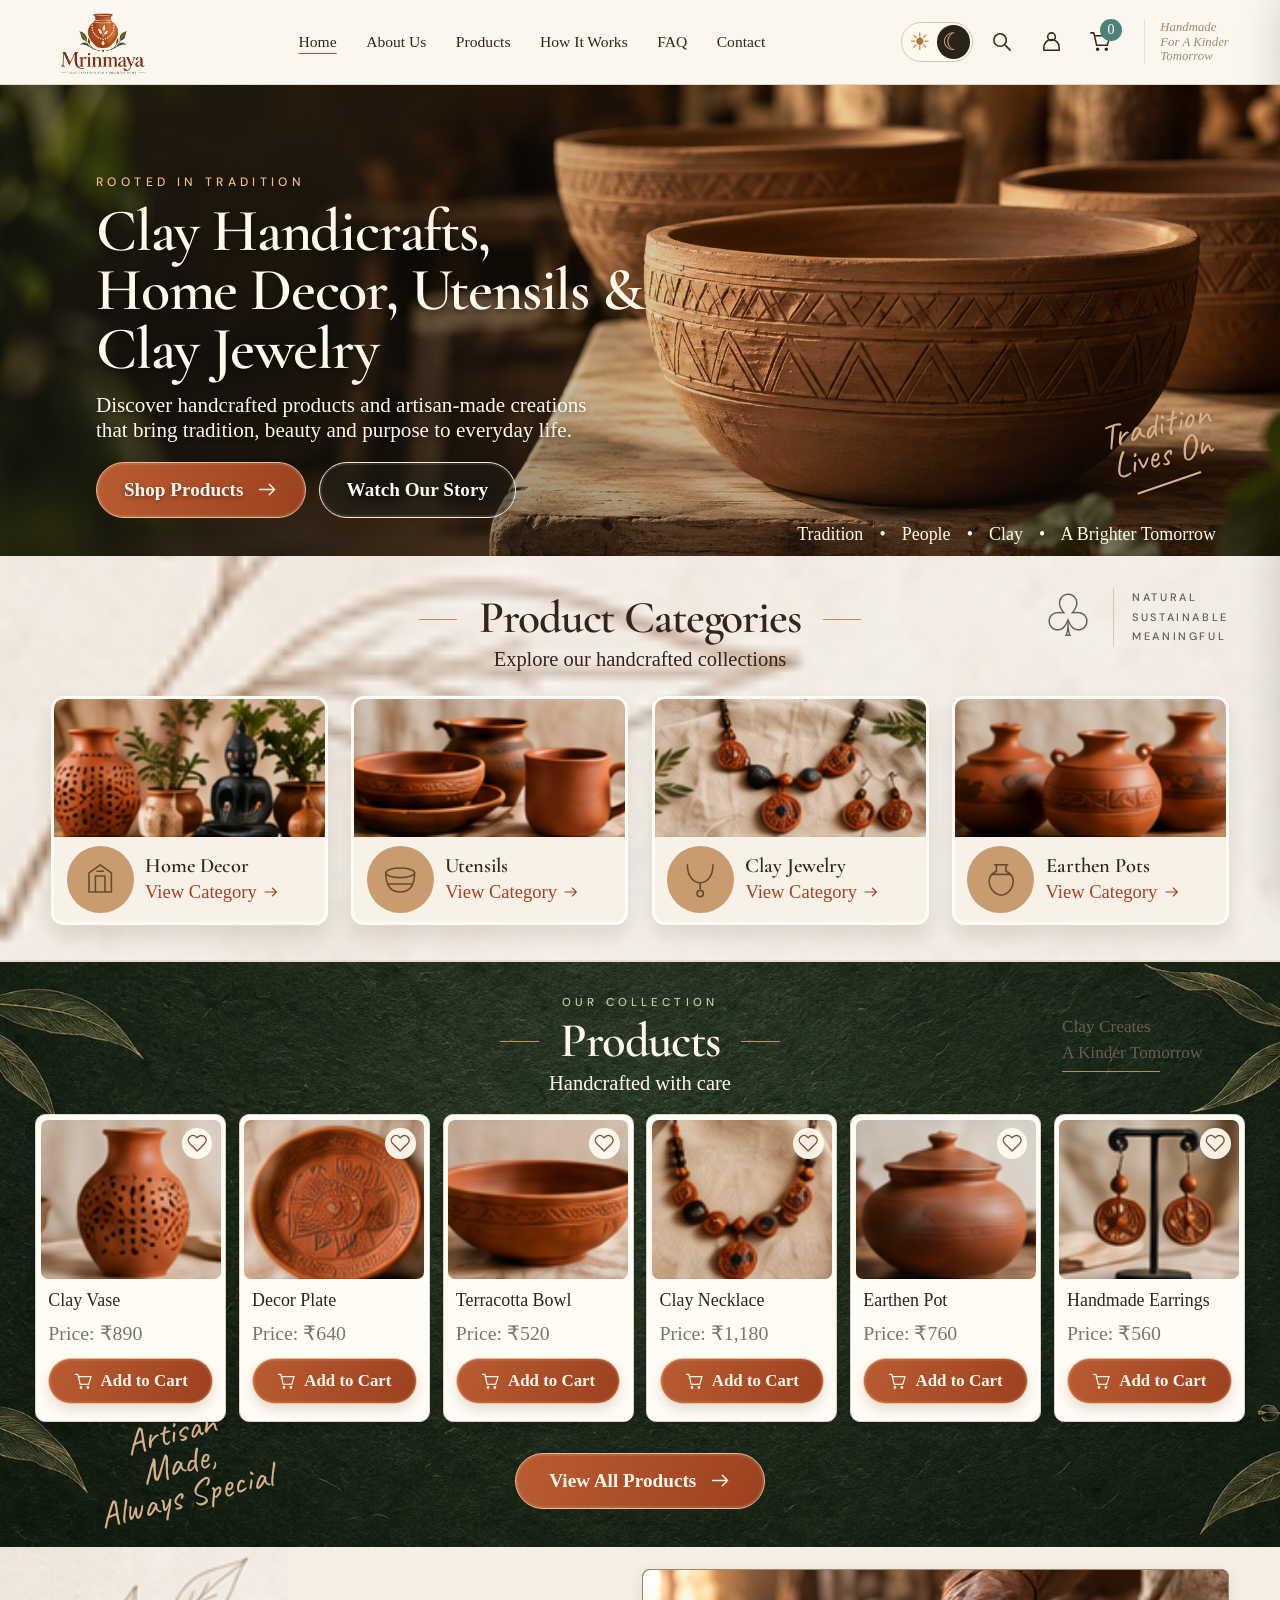
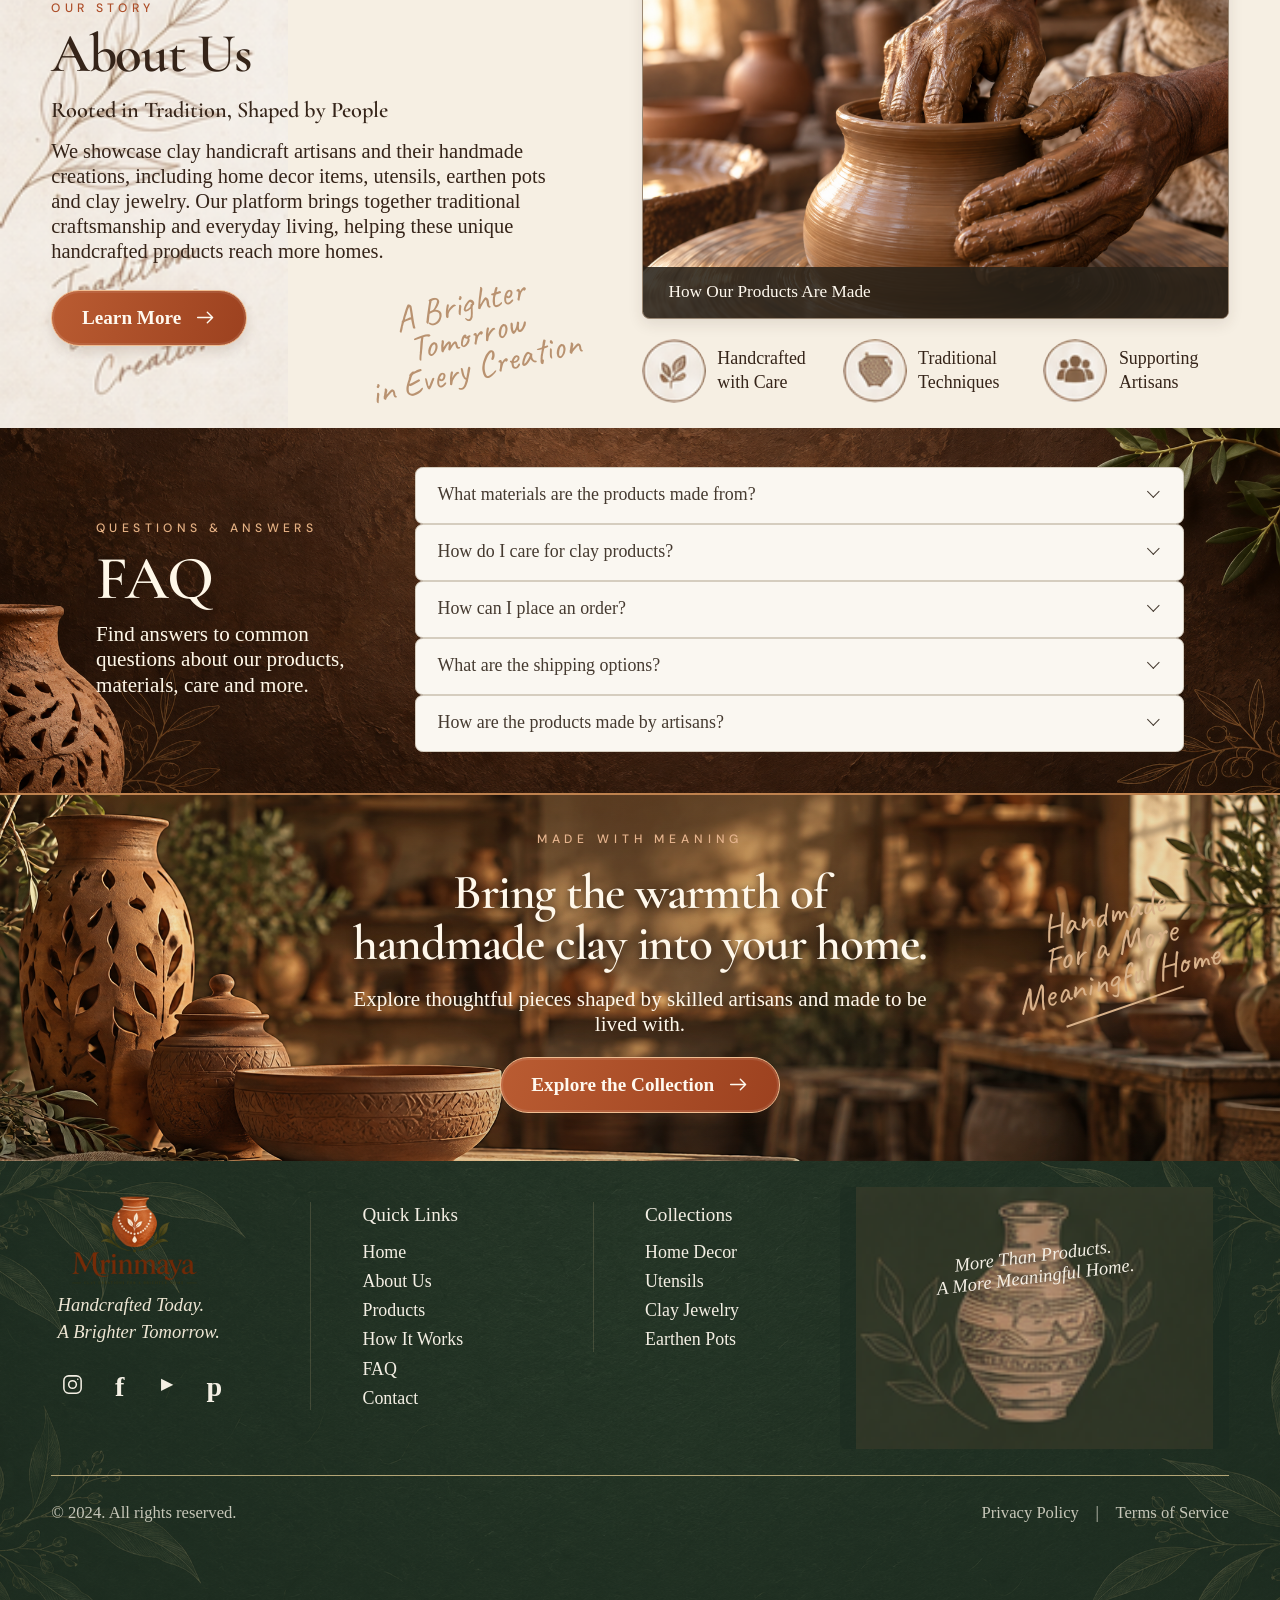
<file: index.html>
<!DOCTYPE html>
<html lang="en">
<head>
  <meta charset="UTF-8">
  <meta name="viewport" content="width=device-width, initial-scale=1.0">
  <meta name="description" content="Discover Mrinmaya's handcrafted clay home decor, utensils, earthen pots and jewelry, and meet the artisans behind every creation.">
  <meta name="theme-color" content="#984d30">
  <title>Mrinmaya | Handcrafted Clay Creations</title>
  <link rel="icon" href="images/logo.png" type="image/png">
  <link rel="preconnect" href="https://fonts.googleapis.com">
  <link rel="preconnect" href="https://fonts.gstatic.com" crossorigin>
  <link href="https://fonts.googleapis.com/css2?family=Cormorant+Garamond:wght@600;700&amp;family=Libre+Baskerville:ital,wght@0,400;0,700;1,400&amp;display=swap" rel="stylesheet">
  <link rel="stylesheet" href="css/style.css">
  <link href="https://fonts.googleapis.com/css2?family=Caveat:wght@400;500&amp;family=DM+Sans:wght@400;500;600&amp;display=swap" rel="stylesheet">
  <link rel="stylesheet" href="css/landing.css">
  <link rel="stylesheet" href="css/cart-drawer.css">
  <script src="js/store.js" defer></script>
  <script src="js/cart-drawer.js" defer></script>
  <script src="js/main.js" defer></script>
</head>
<body class="landing-page">
  <svg class="icon-library" xmlns="http://www.w3.org/2000/svg" aria-hidden="true">
    <symbol id="i-search" viewBox="0 0 24 24"><circle cx="10.5" cy="10.5" r="6.5"/><path d="m16 16 5 5"/></symbol>
    <symbol id="i-user" viewBox="0 0 24 24"><circle cx="12" cy="7" r="4"/><path d="M4 21v-3a8 8 0 0 1 16 0v3Z"/></symbol>
    <symbol id="i-cart" viewBox="0 0 24 24"><path d="M2 3h3l3 13h11l3-10H6M9 20h.01M18 20h.01"/><circle cx="9" cy="20" r="1"/><circle cx="18" cy="20" r="1"/></symbol>
    <symbol id="i-arrow" viewBox="0 0 24 24"><path d="M3 12h17m-6-6 6 6-6 6"/></symbol>
    <symbol id="i-phone" viewBox="0 0 24 24"><path d="m7 3-4 3c0 8 7 15 15 15l3-4-5-3-2 2c-3-1-5-3-6-6l2-2Z"/></symbol>
    <symbol id="i-mail" viewBox="0 0 24 24"><rect x="3" y="5" width="18" height="14" rx="1"/><path d="m3 6 9 7 9-7M3 19l6-7m6 0 6 7"/></symbol>
    <symbol id="i-pin" viewBox="0 0 24 24"><path d="M19 10c0 5-7 12-7 12S5 15 5 10a7 7 0 1 1 14 0Z"/><circle cx="12" cy="10" r="2.5"/></symbol>
    <symbol id="i-instagram" viewBox="0 0 24 24"><rect x="3" y="3" width="18" height="18" rx="5"/><circle cx="12" cy="12" r="4"/><path d="M17.5 6.5h.01"/></symbol>
  </svg>
  <a class="skip-link" href="#main">Skip to content</a>
  <header class="site-header">
    <div class="container header-inner">
      <a class="brand" href="#home" aria-label="Mrinmaya home"><img src="images/logo.png" alt="Mrinmaya — clay creations for a brighter home" width="1536" height="1024"></a>
      <nav class="main-nav" id="main-nav" aria-label="Main navigation">
        <a class="active" href="#home">Home</a><a href="#about">About Us</a><a href="#products">Products</a><a href="how-it-works.html">How It Works</a><a href="#faq">FAQ</a><a href="#contact">Contact</a>
      </nav>
      <div class="header-actions"><button class="theme-toggle" id="theme-toggle" aria-label="Switch to dark theme" aria-pressed="false"><span aria-hidden="true">☀</span><span aria-hidden="true">☾</span></button>
        <button class="icon-button" id="search-toggle" aria-label="Search products" aria-expanded="false" aria-controls="search-panel"><svg><use href="#i-search"/></svg></button>
        <a class="icon-button" id="account-button" href="account.html" aria-label="Account information"><svg><use href="#i-user"/></svg></a>
        <button class="icon-button cart-toggle" id="cart-toggle" type="button" aria-label="Open cart, 0 items"><svg><use href="#i-cart"/></svg><span id="cart-count">0</span></button>
        <button class="menu-toggle icon-button" aria-label="Open navigation" aria-controls="main-nav" aria-expanded="false"><span></span><span></span><span></span></button>
      </div>
      <p class="header-motto">Handmade<br>For A Kinder<br>Tomorrow</p>
    </div>
    <form class="search-panel container" id="search-panel" role="search" hidden><label for="product-search">Find a handcrafted piece</label><input type="search" id="product-search" placeholder="Search products…"><button class="button" type="submit">Search</button></form>
  </header>
  <main id="main">
    <section class="hero" id="home" aria-labelledby="hero-title">
      <video class="hero-video" autoplay muted loop playsinline poster="images/hero-bowls-generated.png" aria-hidden="true">
        <source src="images/banner-video.mp4" type="video/mp4">
      </video>
      <div class="container hero-inner"><div class="hero-copy">
        <p class="eyebrow">Rooted in tradition</p><h1 id="hero-title">Clay Handicrafts,<br>Home Decor, Utensils &amp;<br>Clay Jewelry</h1>
        <p>Discover handcrafted products and artisan-made creations<br class="desktop-break"> that bring tradition, beauty and purpose to everyday life.</p>
        <div class="hero-buttons"><a class="button" href="#products">Shop Products <svg><use href="#i-arrow"/></svg></a><a class="button button-outline" href="how-it-works.html">Watch Our Story</a></div>
      </div></div>
      <p class="script-note hero-note" aria-hidden="true">Tradition<br>Lives On</p><p class="hero-values">Tradition <span>&bull;</span> People <span>&bull;</span> Clay <span>&bull;</span> A Brighter Tomorrow</p>
    </section>
    <section class="categories section-tint" aria-labelledby="categories-title">
      <div class="container">
        <div class="section-heading section-heading-centered"><div><h2 id="categories-title">Product Categories</h2><p>Explore our handcrafted collections</p></div><p class="natural-note"><span aria-hidden="true">♧</span>Natural<br>Sustainable<br>Meaningful</p></div>
        <div class="category-grid">
          <a class="category-card" href="products.html?category=Home%20Decor"><img src="images/category-home-decor.png" alt="Clay vases, planters and a Buddha sculpture" width="231" height="81"><div><span class="category-icon" aria-hidden="true"><svg viewBox="0 0 24 24"><path d="M5 20V8l7-5 7 5v12H5Z M9 20V10h6v10 M10 7h4"/></svg></span><h3>Home Decor</h3><span>View Category <svg><use href="#i-arrow"/></svg></span></div></a>
          <a class="category-card" href="products.html?category=Utensils"><img src="images/category-utensils.png" alt="Handcrafted terracotta bowls and a mug" width="231" height="81"><div><span class="category-icon" aria-hidden="true"><svg viewBox="0 0 24 24"><ellipse cx="12" cy="8" rx="9" ry="3"/><path d="M3 8c0 9 4 12 9 12s9-3 9-12M5 15h14"/></svg></span><h3>Utensils</h3><span>View Category <svg><use href="#i-arrow"/></svg></span></div></a>
          <a class="category-card" href="products.html?category=Clay%20Jewelry"><img src="images/category-jewelry.png" alt="Terracotta necklace and matching earrings" width="231" height="81"><div><span class="category-icon" aria-hidden="true"><svg viewBox="0 0 24 24"><path d="M4 3c0 15 16 15 16 0M12 15v3"/><circle cx="12" cy="21" r="2"/></svg></span><h3>Clay Jewelry</h3><span>View Category <svg><use href="#i-arrow"/></svg></span></div></a>
          <a class="category-card" href="products.html?category=Earthen%20Pots"><img src="images/category-earthen-pots.png" alt="Traditional patterned earthen pots" width="231" height="81"><div><span class="category-icon" aria-hidden="true"><svg viewBox="0 0 24 24"><path d="M8 3h8M9 3v4C0 11 6 22 12 22S24 11 15 7V3M6 9h12"/></svg></span><h3>Earthen Pots</h3><span>View Category <svg><use href="#i-arrow"/></svg></span></div></a>
        </div>
      </div>
    </section>
    <section class="products" id="products" aria-labelledby="products-title">
      <div class="container">
        <div class="section-heading section-heading-centered"><div><p class="eyebrow">Our collection</p><h2 id="products-title">Products</h2><p id="product-caption">Handcrafted with care</p></div><p class="collection-note">Clay Creates<br>A Kinder Tomorrow</p></div>
        <div class="product-grid">
          <article class="product-card" data-id="vase" data-name="Clay Vase" data-category="Home Decor"><button class="wishlist-button" aria-label="Save Clay Vase to wishlist" aria-pressed="false"><svg viewBox="0 0 24 24" aria-hidden="true"><path d="M20.8 4.6a5.5 5.5 0 0 0-7.8 0L12 5.7l-1.1-1.1a5.5 5.5 0 0 0-7.8 7.8L12 21l8.8-8.6a5.5 5.5 0 0 0 0-7.8Z"/></svg></button><img src="images/clay-vase.png" alt="Pierced terracotta clay vase with a leaf pattern" width="147" height="97"><div class="product-info"><h3>Clay Vase</h3><p>Price: —</p><button class="button add-to-cart" aria-label="Add Clay Vase to cart"><svg><use href="#i-cart"/></svg> Add to Cart</button></div></article>
          <article class="product-card" data-id="plate" data-name="Decor Plate" data-category="Home Decor"><button class="wishlist-button" aria-label="Save Decor Plate to wishlist" aria-pressed="false"><svg viewBox="0 0 24 24" aria-hidden="true"><path d="M20.8 4.6a5.5 5.5 0 0 0-7.8 0L12 5.7l-1.1-1.1a5.5 5.5 0 0 0-7.8 7.8L12 21l8.8-8.6a5.5 5.5 0 0 0 0-7.8Z"/></svg></button><img src="images/decor-plate.png" alt="Decorative terracotta plate with an embossed floral design" width="147" height="97"><div class="product-info"><h3>Decor Plate</h3><p>Price: —</p><button class="button add-to-cart" aria-label="Add Decor Plate to cart"><svg><use href="#i-cart"/></svg> Add to Cart</button></div></article>
          <article class="product-card" data-id="bowl" data-name="Terracotta Bowl" data-category="Utensils"><button class="wishlist-button" aria-label="Save Terracotta Bowl to wishlist" aria-pressed="false"><svg viewBox="0 0 24 24" aria-hidden="true"><path d="M20.8 4.6a5.5 5.5 0 0 0-7.8 0L12 5.7l-1.1-1.1a5.5 5.5 0 0 0-7.8 7.8L12 21l8.8-8.6a5.5 5.5 0 0 0 0-7.8Z"/></svg></button><img src="images/terracotta-bowl.png" alt="Handmade clay bowl with a carved decorative rim" width="147" height="97"><div class="product-info"><h3>Terracotta Bowl</h3><p>Price: —</p><button class="button add-to-cart" aria-label="Add Terracotta Bowl to cart"><svg><use href="#i-cart"/></svg> Add to Cart</button></div></article>
          <article class="product-card" data-id="necklace" data-name="Clay Necklace" data-category="Clay Jewelry"><button class="wishlist-button" aria-label="Save Clay Necklace to wishlist" aria-pressed="false"><svg viewBox="0 0 24 24" aria-hidden="true"><path d="M20.8 4.6a5.5 5.5 0 0 0-7.8 0L12 5.7l-1.1-1.1a5.5 5.5 0 0 0-7.8 7.8L12 21l8.8-8.6a5.5 5.5 0 0 0 0-7.8Z"/></svg></button><img src="images/clay-necklace.png" alt="Orange and black clay bead necklace with a floral pendant" width="148" height="97"><div class="product-info"><h3>Clay Necklace</h3><p>Price: —</p><button class="button add-to-cart" aria-label="Add Clay Necklace to cart"><svg><use href="#i-cart"/></svg> Add to Cart</button></div></article>
          <article class="product-card" data-id="pot" data-name="Earthen Pot" data-category="Earthen Pots"><button class="wishlist-button" aria-label="Save Earthen Pot to wishlist" aria-pressed="false"><svg viewBox="0 0 24 24" aria-hidden="true"><path d="M20.8 4.6a5.5 5.5 0 0 0-7.8 0L12 5.7l-1.1-1.1a5.5 5.5 0 0 0-7.8 7.8L12 21l8.8-8.6a5.5 5.5 0 0 0 0-7.8Z"/></svg></button><img src="images/earthen-pot.png" alt="Rounded handmade earthen pot with a lid" width="147" height="97"><div class="product-info"><h3>Earthen Pot</h3><p>Price: —</p><button class="button add-to-cart" aria-label="Add Earthen Pot to cart"><svg><use href="#i-cart"/></svg> Add to Cart</button></div></article>
          <article class="product-card" data-id="earrings" data-name="Handmade Earrings" data-category="Clay Jewelry"><button class="wishlist-button" aria-label="Save Handmade Earrings to wishlist" aria-pressed="false"><svg viewBox="0 0 24 24" aria-hidden="true"><path d="M20.8 4.6a5.5 5.5 0 0 0-7.8 0L12 5.7l-1.1-1.1a5.5 5.5 0 0 0-7.8 7.8L12 21l8.8-8.6a5.5 5.5 0 0 0 0-7.8Z"/></svg></button><img src="images/handmade-earrings.png" alt="Pair of handcrafted circular terracotta earrings on a stand" width="148" height="97"><div class="product-info"><h3>Handmade Earrings</h3><p>Price: —</p><button class="button add-to-cart" aria-label="Add Handmade Earrings to cart"><svg><use href="#i-cart"/></svg> Add to Cart</button></div></article>
        </div>
        <p id="empty-products" class="empty-state" hidden>No products match your search. Try “clay” or view all products.</p>
        <p class="script-note products-note" aria-hidden="true">Artisan<br>Made,<br>Always Special</p><div class="products-cta"><a class="button" id="view-all" href="products.html">View All Products <svg><use href="#i-arrow"/></svg></a></div>
      </div>
    </section>
    <section class="about-section" id="about" aria-labelledby="about-title">
      <div class="container about-layout">
        <div class="about-copy">
          <p class="eyebrow">Our Story</p>
          <h2 id="about-title">About Us</h2>
          <h3>Rooted in Tradition, Shaped by People</h3>
          <p>We showcase clay handicraft artisans and their handmade creations, including home decor items, utensils, earthen pots and clay jewelry. Our platform brings together traditional craftsmanship and everyday living, helping these unique handcrafted products reach more homes.</p>
          <a class="button" id="learn-more" href="about-us.html">Learn More <svg><use href="#i-arrow"/></svg></a><p class="script-note about-note" aria-hidden="true">A Brighter<br>Tomorrow<br>in Every Creation</p>
        </div>
        <div class="about-media">
        <div class="about-video">
          <video autoplay muted loop playsinline poster="images/artisan-hands-generated.png" aria-label="An artisan shaping a clay pot on a pottery wheel">
            <source src="images/about-process.mp4" type="video/mp4">
          </video>
          <span class="about-video-caption">How Our Products Are Made</span>
        </div>
        <div class="craft-values">
          <div class="craft-value"><img class="craft-icon" src="images/value-handcrafted.png" alt="" width="40" height="40" loading="lazy"><p>Handcrafted<br>with Care</p></div>
          <div class="craft-value"><img class="craft-icon" src="images/value-traditional.png" alt="" width="40" height="40" loading="lazy"><p>Traditional<br>Techniques</p></div>
          <div class="craft-value"><img class="craft-icon" src="images/value-artisans.png" alt="" width="40" height="40" loading="lazy"><p>Supporting<br>Artisans</p></div>
          <p class="handwritten">Clay Creates<br>A Kinder Tomorrow</p>
        </div>
        </div>
      </div>
    </section>
    <section class="faq-section" aria-labelledby="faq-title">
      <div class="faq container" id="faq"><div class="faq-intro"><p class="eyebrow">Questions &amp; answers</p><h2 id="faq-title">FAQ</h2><p>Find answers to common questions about our products, materials, care and more.</p></div><div class="faq-list">
        <details><summary>What materials are the products made from?</summary><p>Our collection celebrates natural clay and terracotta. Jewelry may also include thread, beads and metal fittings.</p></details>
        <details><summary>How do I care for clay products?</summary><p>Gently wipe decorative pieces with a soft cloth and avoid harsh cleaners. Keep clay jewelry dry. Follow the maker’s care instructions for individual utensils.</p></details>
        <details><summary>How can I place an order?</summary><p>Browse the collection, add your favorite pieces to the cart, and continue through checkout with your delivery details.</p></details>
        <details><summary>What are the shipping options?</summary><p>Shipping locations, charges and delivery times will be available when the store opens.</p></details>
        <details><summary>How are the products made by artisans?</summary><p>Artisans shape, dry, fire and finish the clay by hand. Each piece reflects the small variations that make handcraft special.</p></details>
      </div></div>
    </section>
    <section class="cta-banner" id="contact" aria-labelledby="cta-title"><div class="container cta-content"><p class="eyebrow">Made with meaning</p><h2 id="cta-title">Bring the warmth of<br>handmade clay into your home.</h2><p>Explore thoughtful pieces shaped by skilled artisans and made to be lived with.</p><a class="button" href="#products">Explore the Collection <svg><use href="#i-arrow"/></svg></a></div><p class="script-note cta-note" aria-hidden="true">Handmade<br>For a More<br>Meaningful Home</p></section>
  </main>
  <footer class="site-footer">
    <div class="container footer-inner">
      <div class="footer-brand">
        <a href="#home" aria-label="Mrinmaya home"><img src="images/logo.png" alt="Mrinmaya" width="1536" height="1024" loading="lazy"></a>
        <p class="handwritten">Handcrafted Today.<br>A Brighter Tomorrow.</p>
        <div class="socials" aria-label="Social channels">
          <button aria-label="Instagram" data-social="Instagram"><svg><use href="#i-instagram"/></svg></button>
          <button aria-label="Facebook" data-social="Facebook" class="social-letter">f</button>
          <button aria-label="YouTube" data-social="YouTube" class="youtube">&#9654;</button>
          <button aria-label="Pinterest" data-social="Pinterest" class="social-letter">p</button>
        </div>
      </div>
      <nav class="footer-links" aria-label="Footer navigation"><h3>Quick Links</h3><a href="#home">Home</a><a href="#about">About Us</a><a href="#products">Products</a><a href="how-it-works.html">How It Works</a><a href="#faq">FAQ</a><a href="#contact">Contact</a></nav>
      <nav class="footer-links footer-collections" aria-label="Collections"><h3>Collections</h3><a href="products.html?category=Home%20Decor">Home Decor</a><a href="products.html?category=Utensils">Utensils</a><a href="products.html?category=Clay%20Jewelry">Clay Jewelry</a><a href="products.html?category=Earthen%20Pots">Earthen Pots</a></nav>
      <div class="footer-message"><p class="handwritten">More Than Products.<br>A More Meaningful Home.</p></div>
    </div>
    <div class="container copyright"><p>&copy; 2024. All rights reserved.</p><div><a href="privacy-policy.html">Privacy Policy</a><span>|</span><a href="terms-of-service.html">Terms of Service</a></div></div>
  </footer>
  <div class="toast" id="toast" role="status"></div>
</body>
</html>
</file>
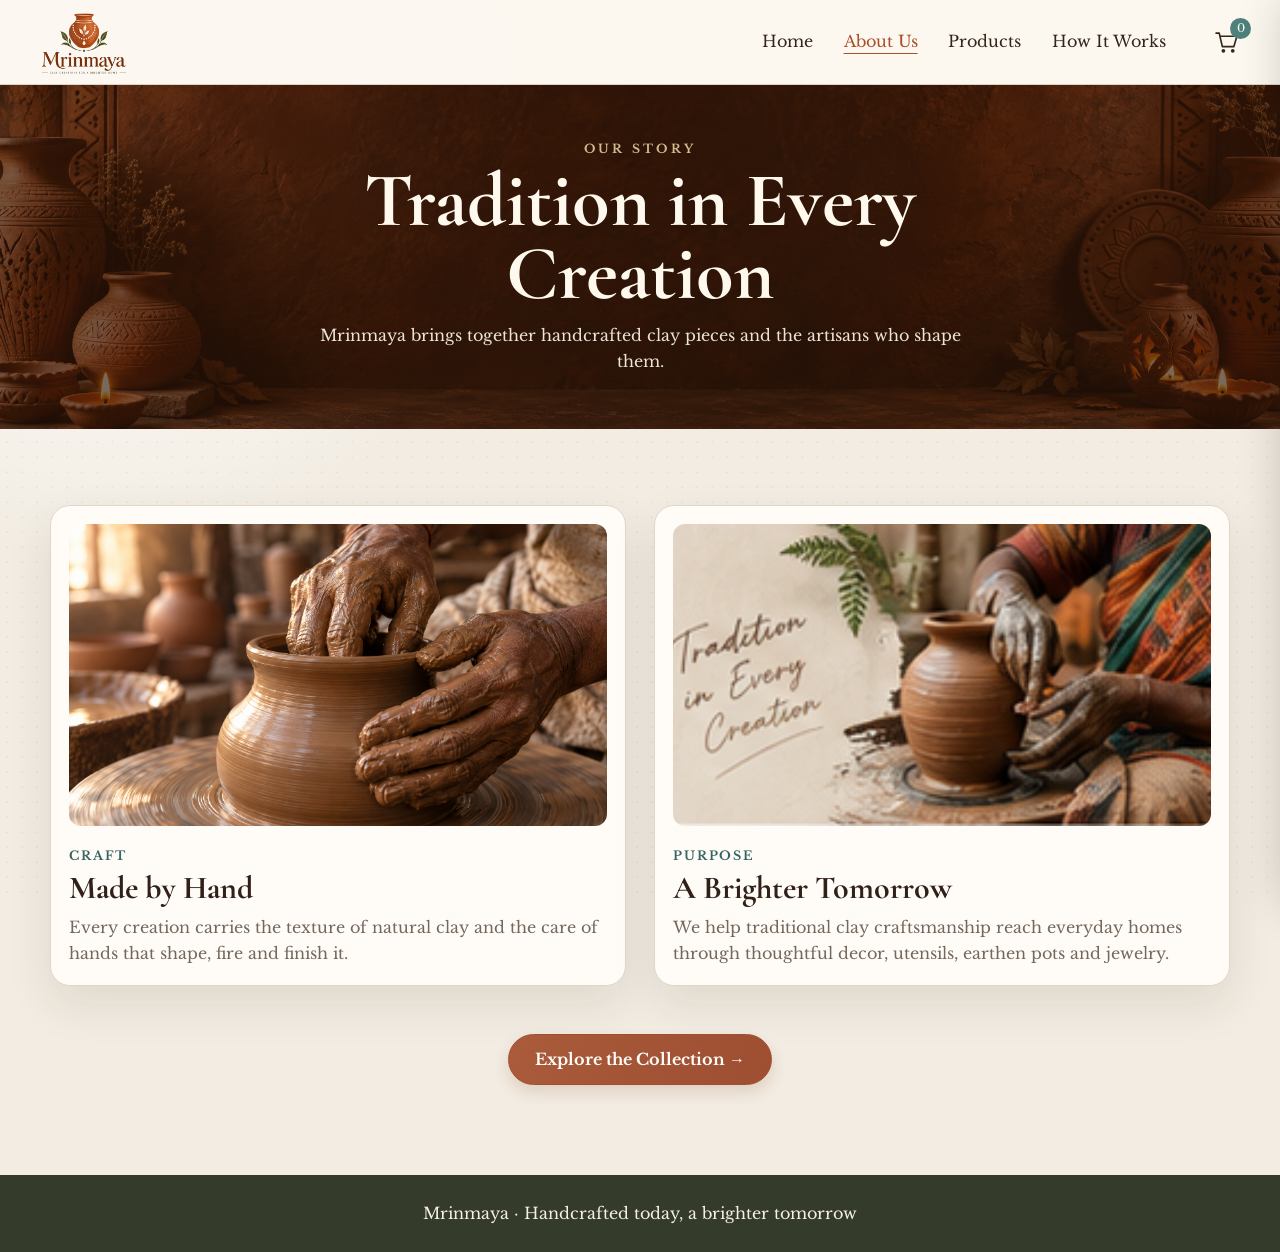
<file: about-us.html>
<!doctype html>
<html lang="en">
<head>
  <meta charset="utf-8"><meta name="viewport" content="width=device-width,initial-scale=1">
  <title>About Us | Mrinmaya</title>
  <link rel="preconnect" href="https://fonts.googleapis.com"><link rel="preconnect" href="https://fonts.gstatic.com" crossorigin>
  <link href="https://fonts.googleapis.com/css2?family=Cormorant+Garamond:wght@600;700&amp;family=Libre+Baskerville:wght@400;700&amp;display=swap" rel="stylesheet">
  <link rel="stylesheet" href="css/checkout.css"><link rel="stylesheet" href="css/inner-pages.css"><link rel="stylesheet" href="css/cart-drawer.css">
  <script src="js/store.js" defer></script><script src="js/inner-header.js" defer></script><script src="js/cart-drawer.js" defer></script>
</head>
<body class="inner-page">
  <header data-inner-header data-active="about"></header>
  <section class="inner-banner"><div class="inner-banner__content"><p class="eyebrow">Our story</p><h1>Tradition in Every Creation</h1><p>Mrinmaya brings together handcrafted clay pieces and the artisans who shape them.</p></div></section>
  <main class="checkout-shell"><section class="process-page-grid" aria-label="About Mrinmaya"><article><img src="images/artisan-hands-generated.png" alt="An artisan shaping wet clay by hand"><p class="eyebrow">Craft</p><h2>Made by Hand</h2><p>Every creation carries the texture of natural clay and the care of hands that shape, fire and finish it.</p></article><article><img src="images/about-artisan.png" alt="An artisan shaping a clay pot"><p class="eyebrow">Purpose</p><h2>A Brighter Tomorrow</h2><p>We help traditional clay craftsmanship reach everyday homes through thoughtful decor, utensils, earthen pots and jewelry.</p></article></section><div class="how-cta"><a class="button" href="products.html">Explore the Collection →</a></div></main>
  <footer class="site-footer-mini">Mrinmaya · Handcrafted today, a brighter tomorrow</footer>
</body>
</html>
</file>
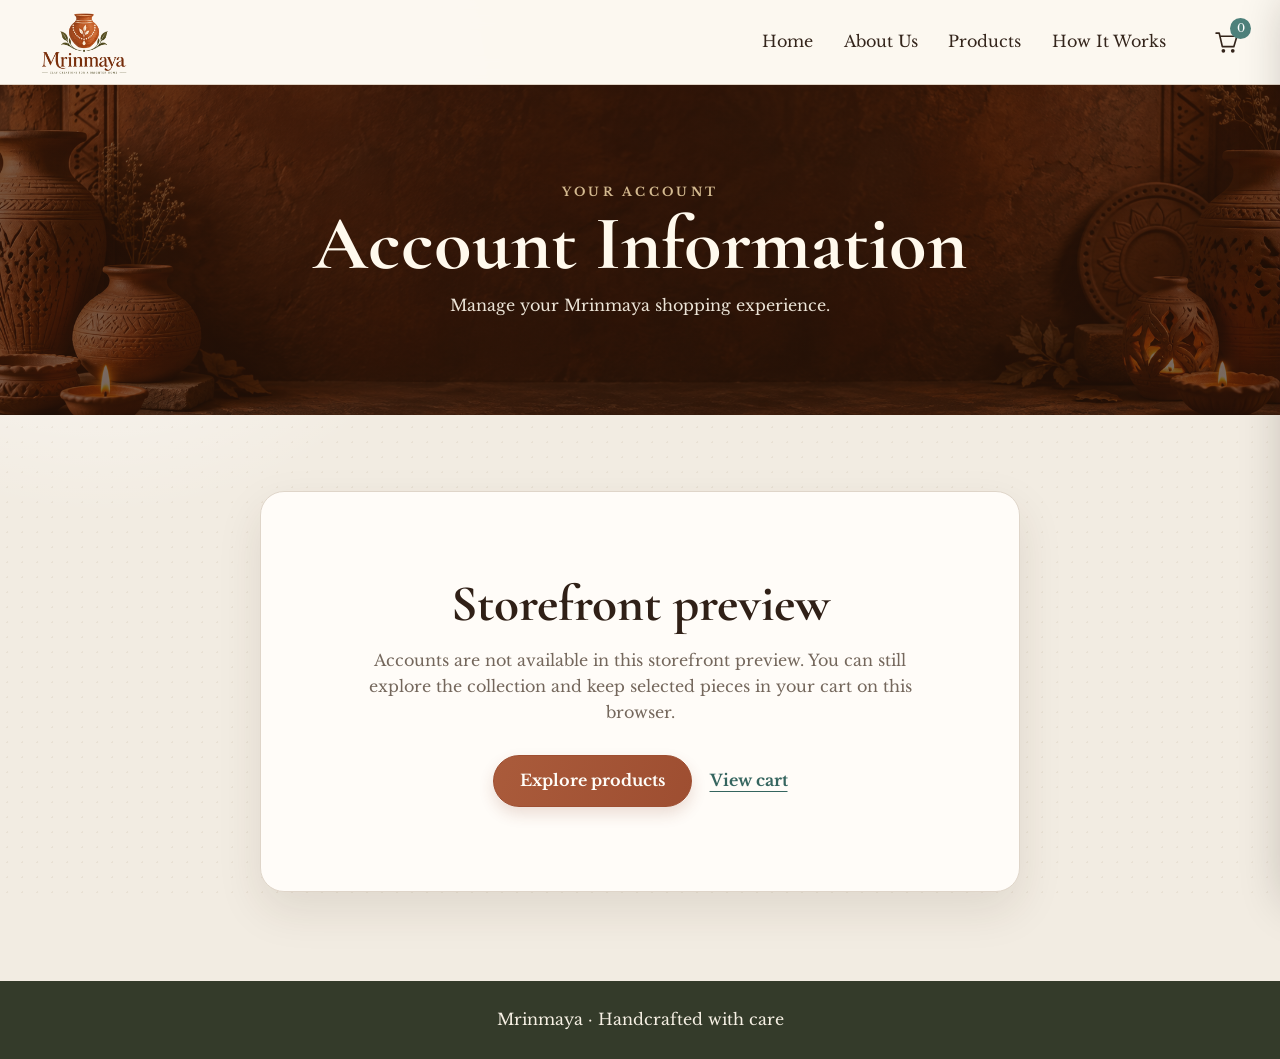
<file: account.html>
<!doctype html>
<html lang="en">
<head>
  <meta charset="utf-8"><meta name="viewport" content="width=device-width,initial-scale=1">
  <title>Your Account | Mrinmaya</title>
  <link rel="preconnect" href="https://fonts.googleapis.com"><link rel="preconnect" href="https://fonts.gstatic.com" crossorigin>
  <link href="https://fonts.googleapis.com/css2?family=Cormorant+Garamond:wght@600;700&amp;family=Libre+Baskerville:wght@400;700&amp;display=swap" rel="stylesheet">
  <link rel="stylesheet" href="css/checkout.css"><link rel="stylesheet" href="css/inner-pages.css"><link rel="stylesheet" href="css/cart-drawer.css">
  <script src="js/store.js" defer></script><script src="js/inner-header.js" defer></script><script src="js/cart-drawer.js" defer></script>
</head>
<body class="inner-page">
  <header data-inner-header></header>
  <section class="inner-banner"><div class="inner-banner__content"><p class="eyebrow">Your account</p><h1>Account Information</h1><p>Manage your Mrinmaya shopping experience.</p></div></section>
  <main class="checkout-shell"><section class="thank-you"><h2>Storefront preview</h2><p>Accounts are not available in this storefront preview. You can still explore the collection and keep selected pieces in your cart on this browser.</p><div class="thank-actions"><a class="button" href="products.html">Explore products</a><a class="text-link" href="add-to-cart.html">View cart</a></div></section></main>
  <footer class="site-footer-mini">Mrinmaya · Handcrafted with care</footer>
</body>
</html>
</file>
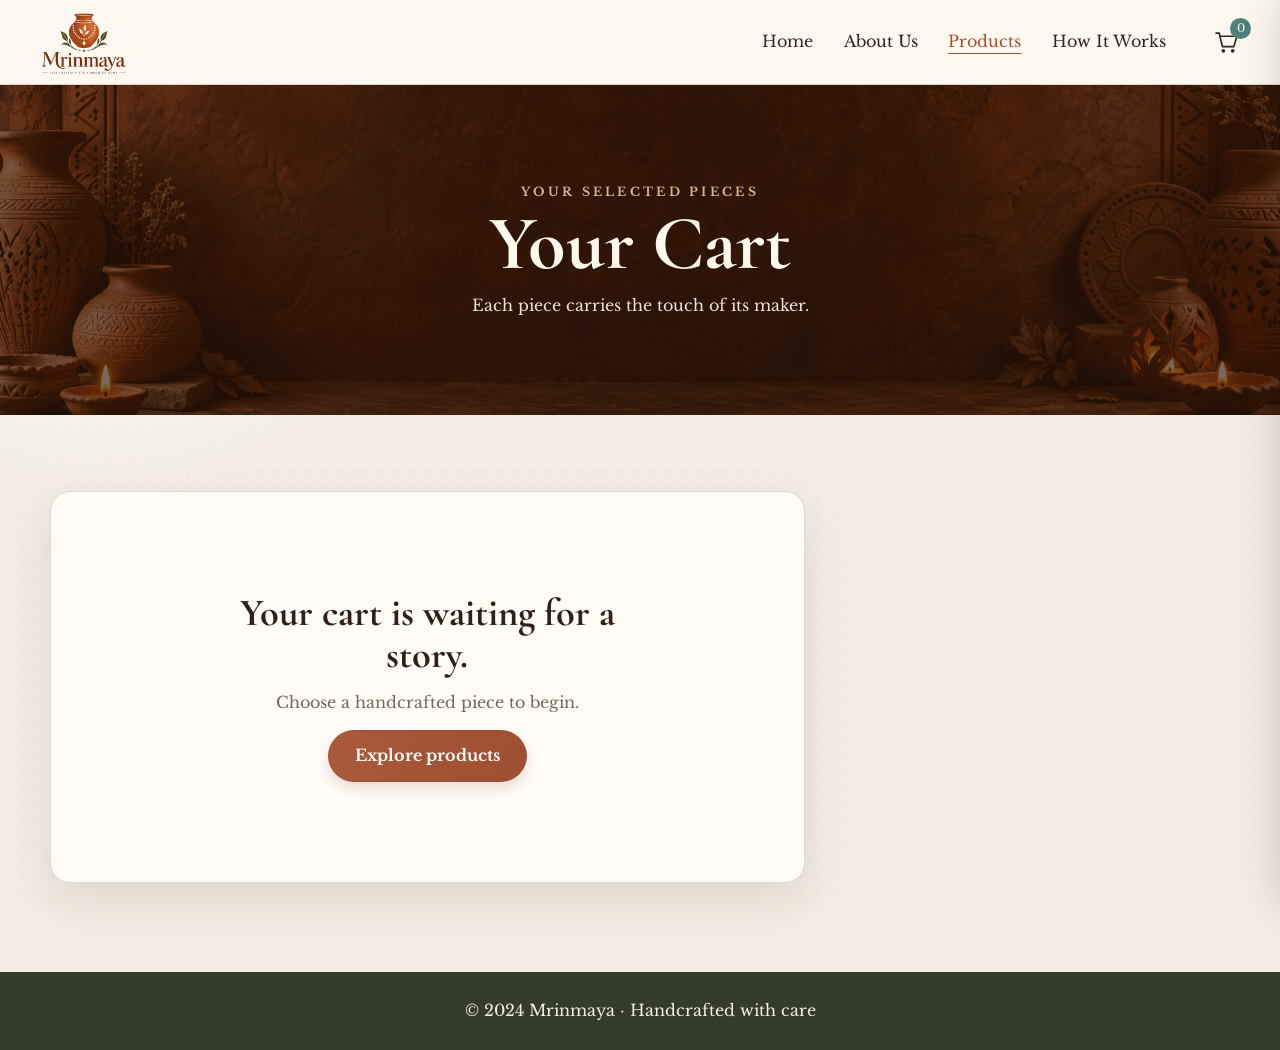
<file: add-to-cart.html>
<!doctype html>
<html lang="en">
<head>
  <meta charset="utf-8"><meta name="viewport" content="width=device-width,initial-scale=1">
  <title>Your Cart | Mrinmaya</title>
  <link rel="preconnect" href="https://fonts.googleapis.com"><link rel="preconnect" href="https://fonts.gstatic.com" crossorigin>
  <link href="https://fonts.googleapis.com/css2?family=Cormorant+Garamond:wght@600;700&amp;family=Libre+Baskerville:wght@400;700&amp;display=swap" rel="stylesheet">
  <link rel="stylesheet" href="css/checkout.css"><link rel="stylesheet" href="css/inner-pages.css"><link rel="stylesheet" href="css/cart-drawer.css">
  <script src="js/store.js" defer></script><script src="js/inner-header.js" defer></script><script src="js/cart-pages.js" defer></script><script src="js/cart-drawer.js" defer></script>
</head>
<body class="inner-page" data-page="cart">
  <header data-inner-header data-active="products"></header>
  <section class="inner-banner"><div class="inner-banner__content"><p class="eyebrow">Your selected pieces</p><h1>Your Cart</h1><p>Each piece carries the touch of its maker.</p></div></section>
  <main class="checkout-shell"><div class="cart-layout"><section id="cart-items" class="cart-panel" aria-label="Cart items"></section><aside id="cart-summary" class="summary-panel"></aside></div></main>
  <footer class="site-footer-mini">© 2024 Mrinmaya · Handcrafted with care</footer>
</body>
</html>
</file>
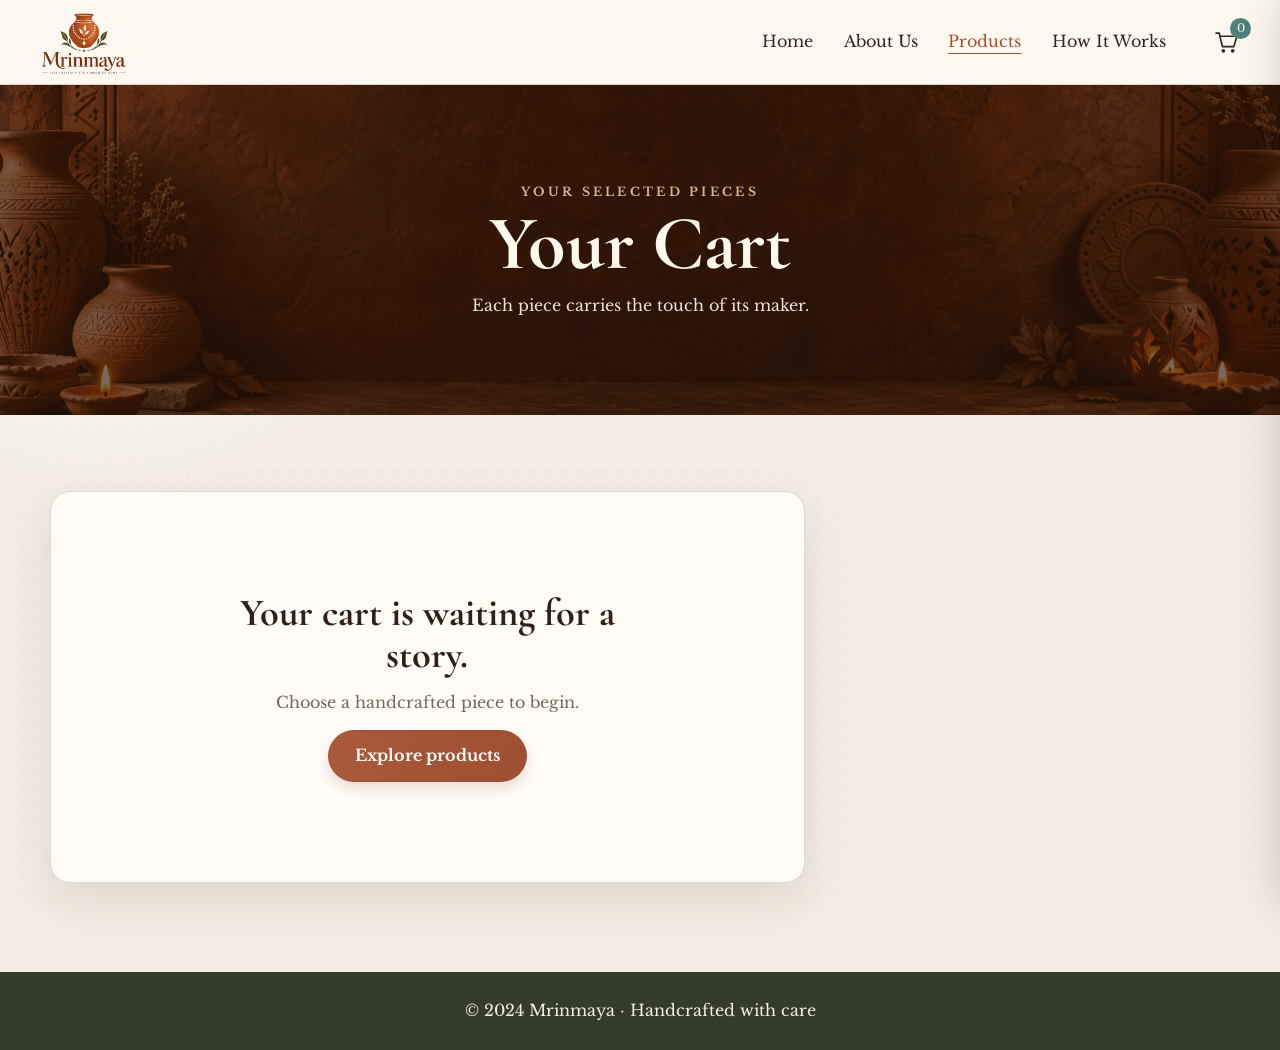
<file: checkout.html>
<!doctype html>
<html lang="en">
<head>
  <meta charset="utf-8"><meta name="viewport" content="width=device-width,initial-scale=1">
  <title>Checkout | Mrinmaya</title>
  <link rel="preconnect" href="https://fonts.googleapis.com"><link rel="preconnect" href="https://fonts.gstatic.com" crossorigin>
  <link href="https://fonts.googleapis.com/css2?family=Cormorant+Garamond:wght@600;700&amp;family=Libre+Baskerville:wght@400;700&amp;display=swap" rel="stylesheet">
  <link rel="stylesheet" href="css/checkout.css"><link rel="stylesheet" href="css/inner-pages.css"><link rel="stylesheet" href="css/cart-drawer.css">
  <script src="js/store.js" defer></script><script src="js/inner-header.js" defer></script><script src="js/cart-pages.js" defer></script><script src="js/cart-drawer.js" defer></script>
</head>
<body class="inner-page" data-page="checkout">
  <header data-inner-header data-active="products"></header>
  <section class="inner-banner"><div class="inner-banner__content"><p class="eyebrow">Almost there</p><h1>Checkout</h1><p>Share your delivery details and we will take care of the rest.</p></div></section>
  <main class="checkout-shell"><div class="cart-layout"><section class="form-panel"><h2>Delivery details</h2><form id="checkout-form" class="checkout-form"><label>Full name<input name="name" autocomplete="name" required></label><label>Email address<input type="email" name="email" autocomplete="email" required></label><label>Phone number<input type="tel" name="phone" autocomplete="tel" required></label><label>Address<textarea name="address" autocomplete="street-address" required></textarea></label><button class="button" type="submit">Place Order →</button></form></section><aside id="checkout-summary" class="summary-panel"></aside></div></main>
  <footer class="site-footer-mini">Secure, thoughtful, handmade</footer>
</body>
</html>
</file>
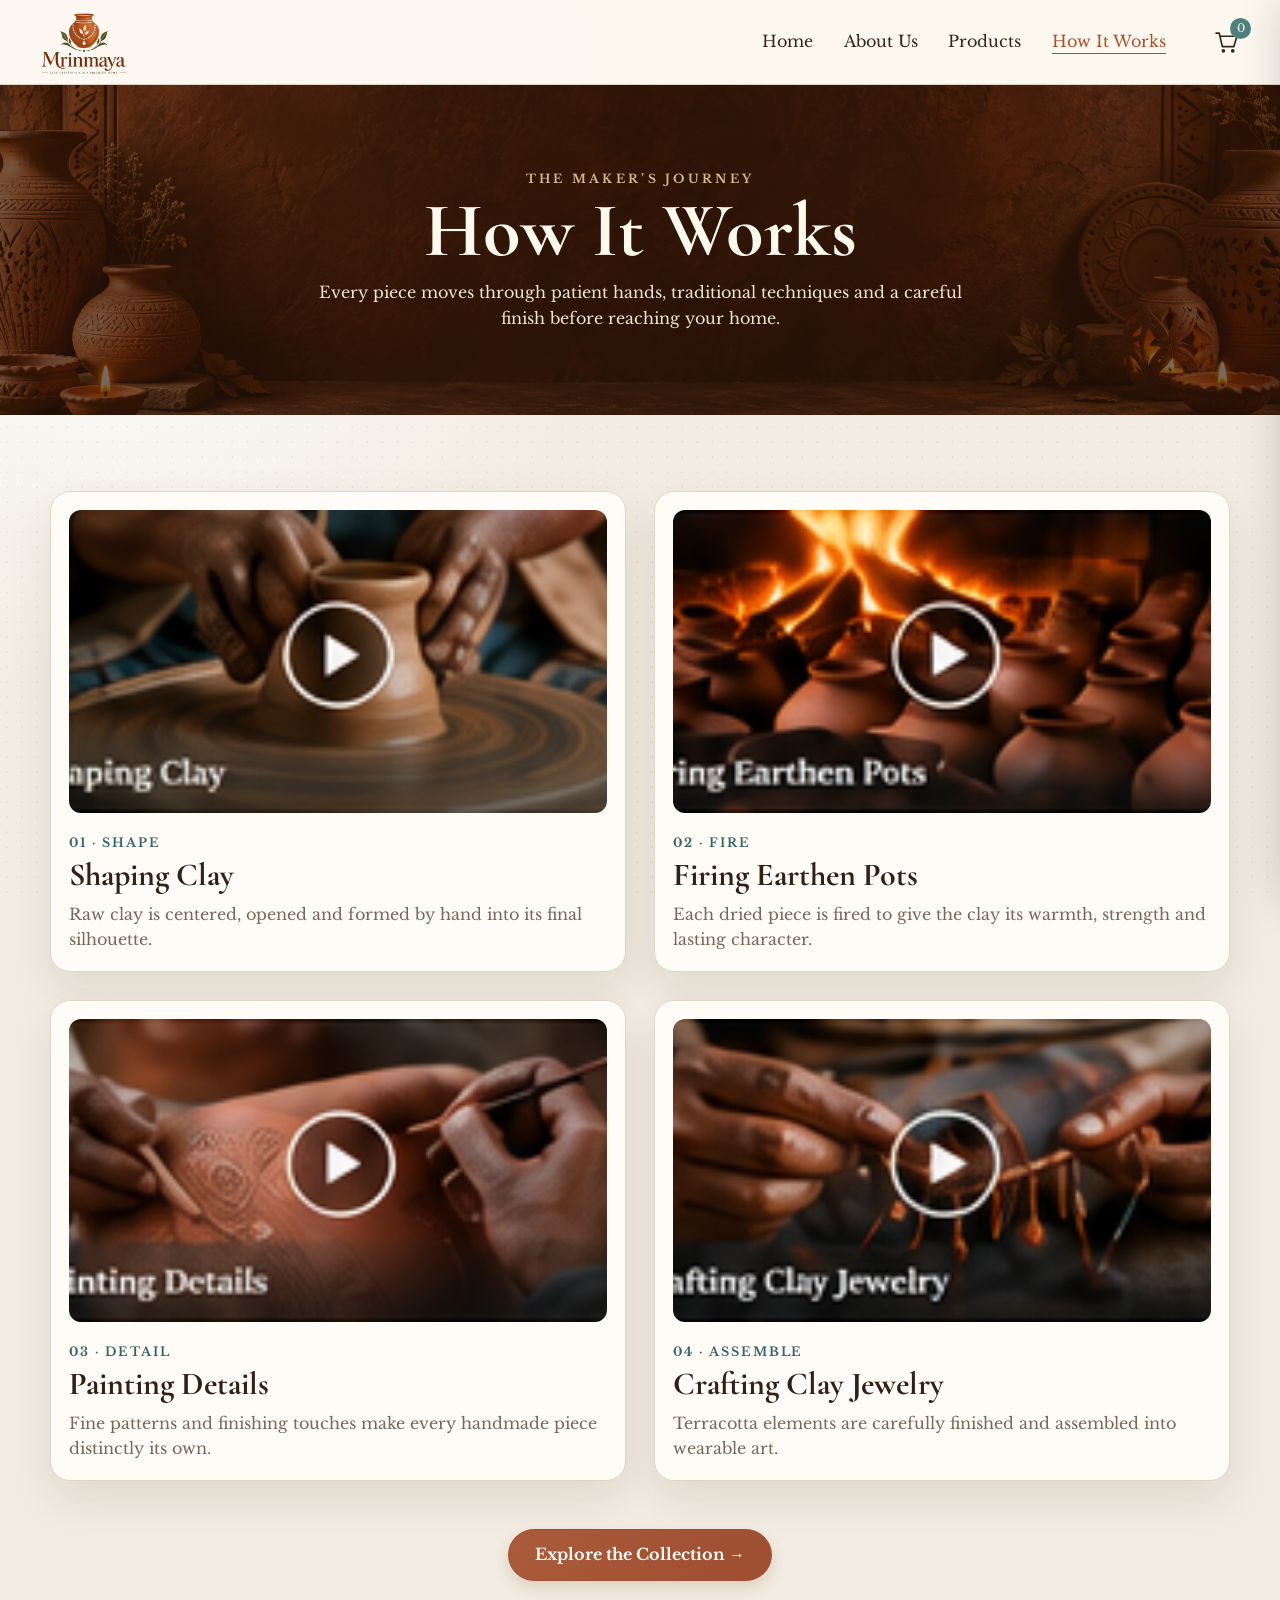
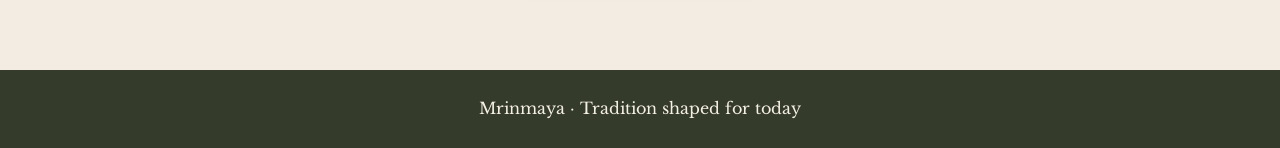
<file: how-it-works.html>
<!doctype html>
<html lang="en">
<head>
  <meta charset="utf-8"><meta name="viewport" content="width=device-width,initial-scale=1">
  <title>How It Works | Mrinmaya</title>
  <link rel="preconnect" href="https://fonts.googleapis.com"><link rel="preconnect" href="https://fonts.gstatic.com" crossorigin>
  <link href="https://fonts.googleapis.com/css2?family=Cormorant+Garamond:wght@600;700&amp;family=Libre+Baskerville:wght@400;700&amp;display=swap" rel="stylesheet">
  <link rel="stylesheet" href="css/checkout.css"><link rel="stylesheet" href="css/inner-pages.css"><link rel="stylesheet" href="css/cart-drawer.css">
  <script src="js/store.js" defer></script><script src="js/inner-header.js" defer></script><script src="js/cart-drawer.js" defer></script>
</head>
<body class="inner-page">
  <header data-inner-header data-active="process"></header>
  <section class="inner-banner"><div class="inner-banner__content"><p class="eyebrow">The maker’s journey</p><h1>How It Works</h1><p>Every piece moves through patient hands, traditional techniques and a careful finish before reaching your home.</p></div></section>
  <main class="checkout-shell"><section class="process-page-grid"><article><video autoplay muted loop playsinline poster="images/process-shaping.png"><source src="images/process-shaping.mp4" type="video/mp4"></video><p class="eyebrow">01 · Shape</p><h2>Shaping Clay</h2><p>Raw clay is centered, opened and formed by hand into its final silhouette.</p></article><article><video autoplay muted loop playsinline poster="images/process-firing.png"><source src="images/process-firing.mp4" type="video/mp4"></video><p class="eyebrow">02 · Fire</p><h2>Firing Earthen Pots</h2><p>Each dried piece is fired to give the clay its warmth, strength and lasting character.</p></article><article><video autoplay muted loop playsinline poster="images/process-painting.png"><source src="images/process-painting.mp4" type="video/mp4"></video><p class="eyebrow">03 · Detail</p><h2>Painting Details</h2><p>Fine patterns and finishing touches make every handmade piece distinctly its own.</p></article><article><video autoplay muted loop playsinline poster="images/process-jewelry.png"><source src="images/process-jewelry.mp4" type="video/mp4"></video><p class="eyebrow">04 · Assemble</p><h2>Crafting Clay Jewelry</h2><p>Terracotta elements are carefully finished and assembled into wearable art.</p></article></section><div class="how-cta"><a class="button" href="products.html">Explore the Collection →</a></div></main>
  <footer class="site-footer-mini">Mrinmaya · Tradition shaped for today</footer>
</body>
</html>
</file>
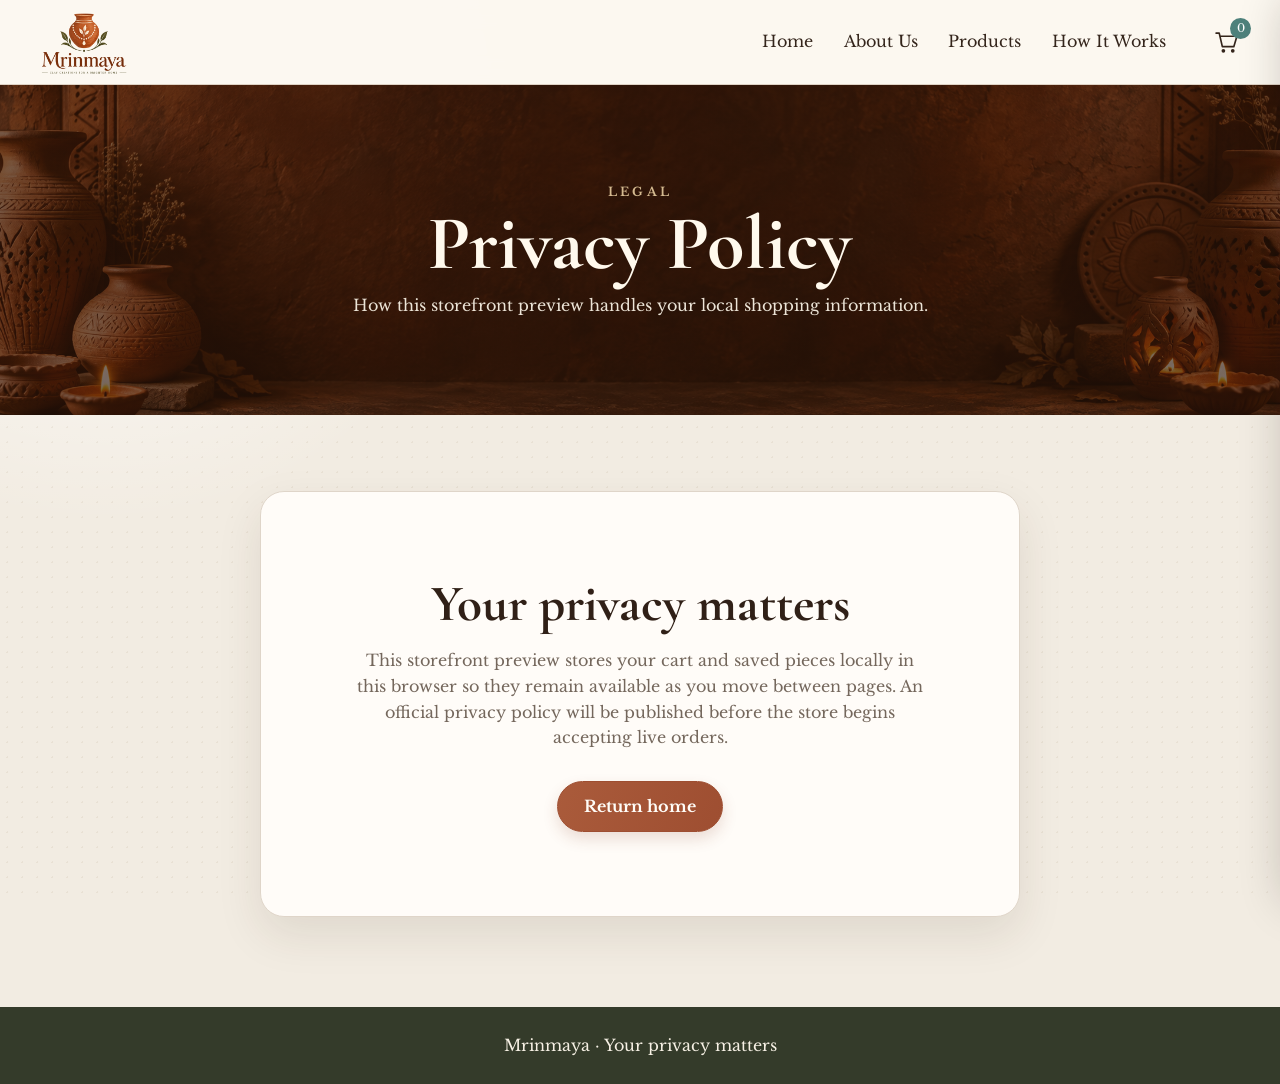
<file: privacy-policy.html>
<!doctype html>
<html lang="en">
<head>
  <meta charset="utf-8"><meta name="viewport" content="width=device-width,initial-scale=1">
  <title>Privacy Policy | Mrinmaya</title>
  <link rel="preconnect" href="https://fonts.googleapis.com"><link rel="preconnect" href="https://fonts.gstatic.com" crossorigin>
  <link href="https://fonts.googleapis.com/css2?family=Cormorant+Garamond:wght@600;700&amp;family=Libre+Baskerville:wght@400;700&amp;display=swap" rel="stylesheet">
  <link rel="stylesheet" href="css/checkout.css"><link rel="stylesheet" href="css/inner-pages.css"><link rel="stylesheet" href="css/cart-drawer.css">
  <script src="js/store.js" defer></script><script src="js/inner-header.js" defer></script><script src="js/cart-drawer.js" defer></script>
</head>
<body class="inner-page">
  <header data-inner-header></header>
  <section class="inner-banner"><div class="inner-banner__content"><p class="eyebrow">Legal</p><h1>Privacy Policy</h1><p>How this storefront preview handles your local shopping information.</p></div></section>
  <main class="checkout-shell"><section class="thank-you"><h2>Your privacy matters</h2><p>This storefront preview stores your cart and saved pieces locally in this browser so they remain available as you move between pages. An official privacy policy will be published before the store begins accepting live orders.</p><div class="thank-actions"><a class="button" href="index.html">Return home</a></div></section></main>
  <footer class="site-footer-mini">Mrinmaya · Your privacy matters</footer>
</body>
</html>
</file>
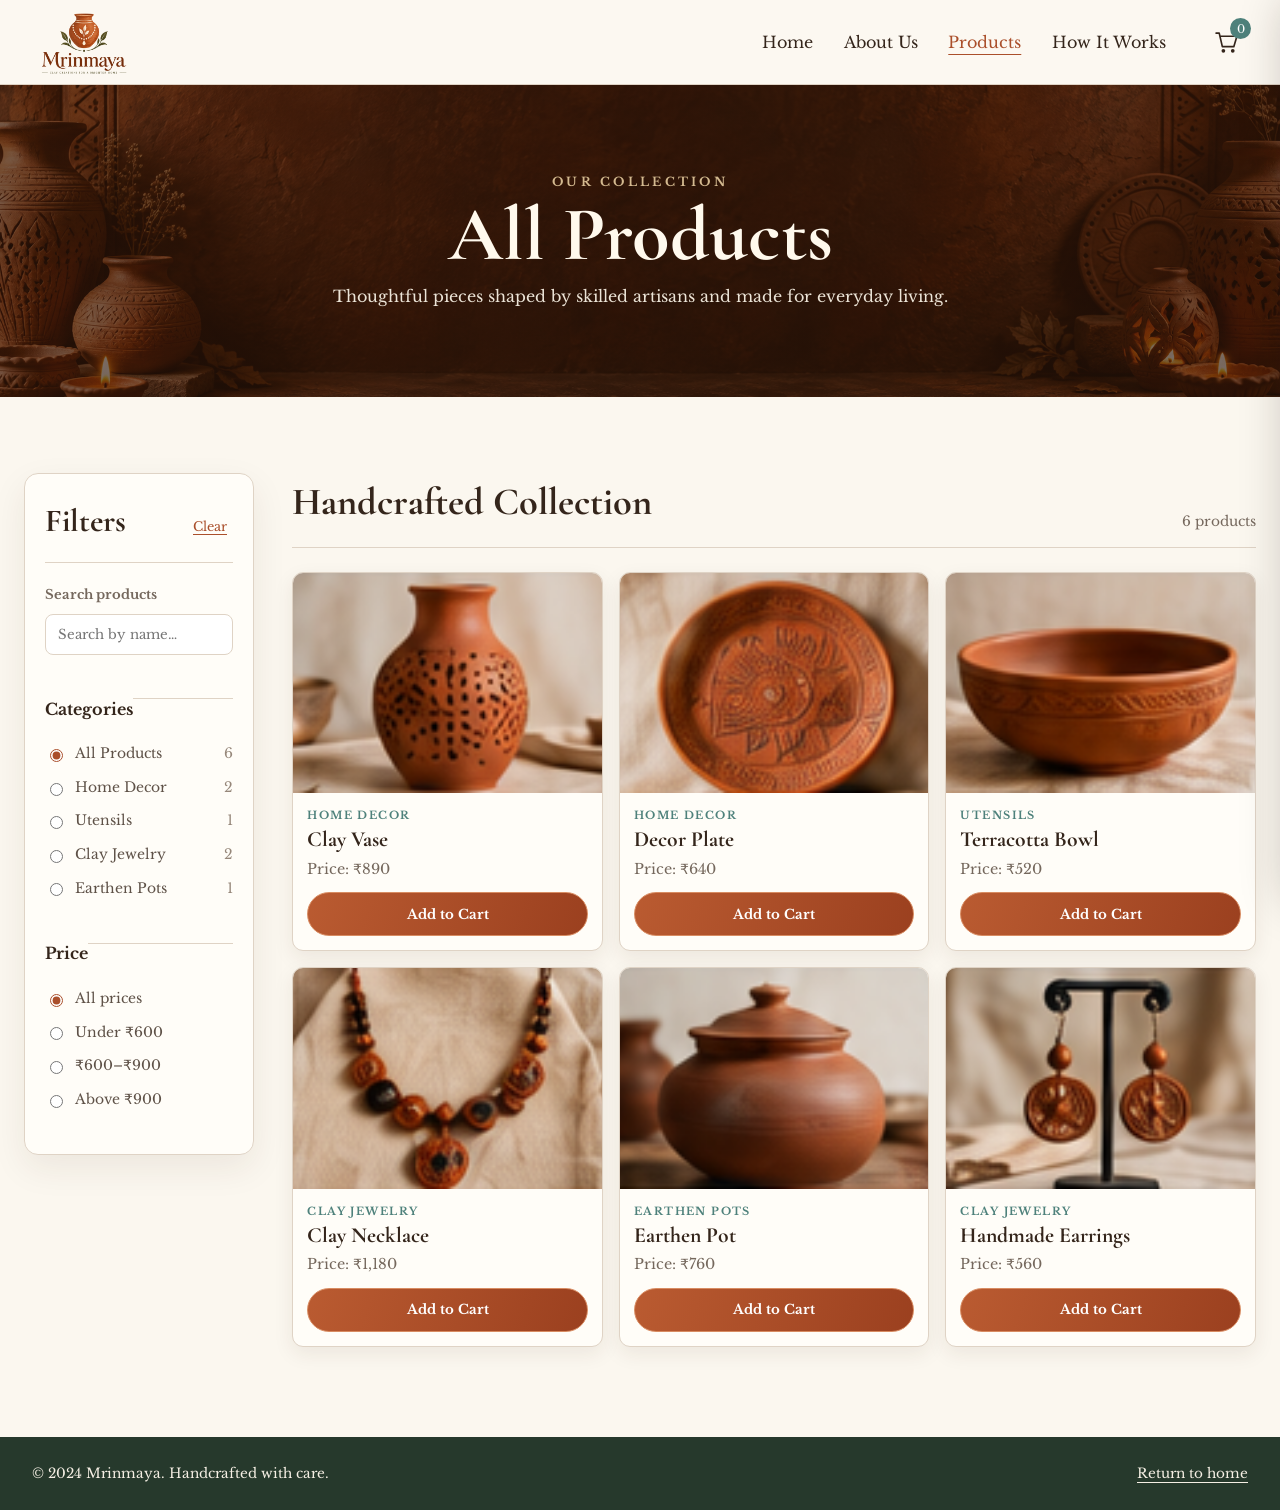
<file: products.html>
<!doctype html>
<html lang="en">
<head>
  <meta charset="utf-8">
  <meta name="viewport" content="width=device-width,initial-scale=1">
  <meta name="description" content="Browse all handcrafted clay home decor, utensils, jewelry and earthen pots from Mrinmaya.">
  <title>All Products | Mrinmaya</title>
  <link rel="icon" href="images/logo.png" type="image/png">
  <link rel="preconnect" href="https://fonts.googleapis.com">
  <link rel="preconnect" href="https://fonts.gstatic.com" crossorigin>
  <link href="https://fonts.googleapis.com/css2?family=Cormorant+Garamond:wght@600;700&amp;family=Libre+Baskerville:wght@400;700&amp;display=swap" rel="stylesheet">
  <link rel="stylesheet" href="css/products.css">
  <link rel="stylesheet" href="css/inner-pages.css">
  <link rel="stylesheet" href="css/cart-drawer.css">
  <script src="js/store.js" defer></script>
  <script src="js/inner-header.js" defer></script>
  <script src="js/products.js" defer></script>
  <script src="js/cart-drawer.js" defer></script>
</head>
<body class="catalog-page">
  <header data-inner-header data-active="products"></header>

  <main>
    <section class="catalog-hero">
      <p class="eyebrow">Our collection</p>
      <h1>All Products</h1>
      <p>Thoughtful pieces shaped by skilled artisans and made for everyday living.</p>
    </section>

    <div class="catalog-layout">
      <aside class="catalog-sidebar" aria-label="Product filters">
        <div class="filter-heading"><h2>Filters</h2><button type="button" id="clear-filters">Clear</button></div>
        <label class="catalog-search">Search products<input id="catalog-search" type="search" placeholder="Search by name…"></label>
        <fieldset>
          <legend>Categories</legend>
          <label><input type="radio" name="category" value="" checked> All Products <span>6</span></label>
          <label><input type="radio" name="category" value="Home Decor"> Home Decor <span>2</span></label>
          <label><input type="radio" name="category" value="Utensils"> Utensils <span>1</span></label>
          <label><input type="radio" name="category" value="Clay Jewelry"> Clay Jewelry <span>2</span></label>
          <label><input type="radio" name="category" value="Earthen Pots"> Earthen Pots <span>1</span></label>
        </fieldset>
        <fieldset>
          <legend>Price</legend>
          <label><input type="radio" name="price" value="" checked> All prices</label>
          <label><input type="radio" name="price" value="under-600"> Under ₹600</label>
          <label><input type="radio" name="price" value="600-900"> ₹600–₹900</label>
          <label><input type="radio" name="price" value="over-900"> Above ₹900</label>
        </fieldset>
      </aside>

      <section class="catalog-results" aria-labelledby="results-title">
        <div class="catalog-results__bar"><h2 id="results-title">Handcrafted Collection</h2><p id="results-count" aria-live="polite"></p></div>
        <div class="catalog-grid" id="catalog-grid"></div>
        <p class="catalog-empty" id="catalog-empty" hidden>No products match these filters.</p>
      </section>
    </div>
  </main>

  <footer class="catalog-footer"><p>© 2024 Mrinmaya. Handcrafted with care.</p><a href="index.html">Return to home</a></footer>
</body>
</html>
</file>
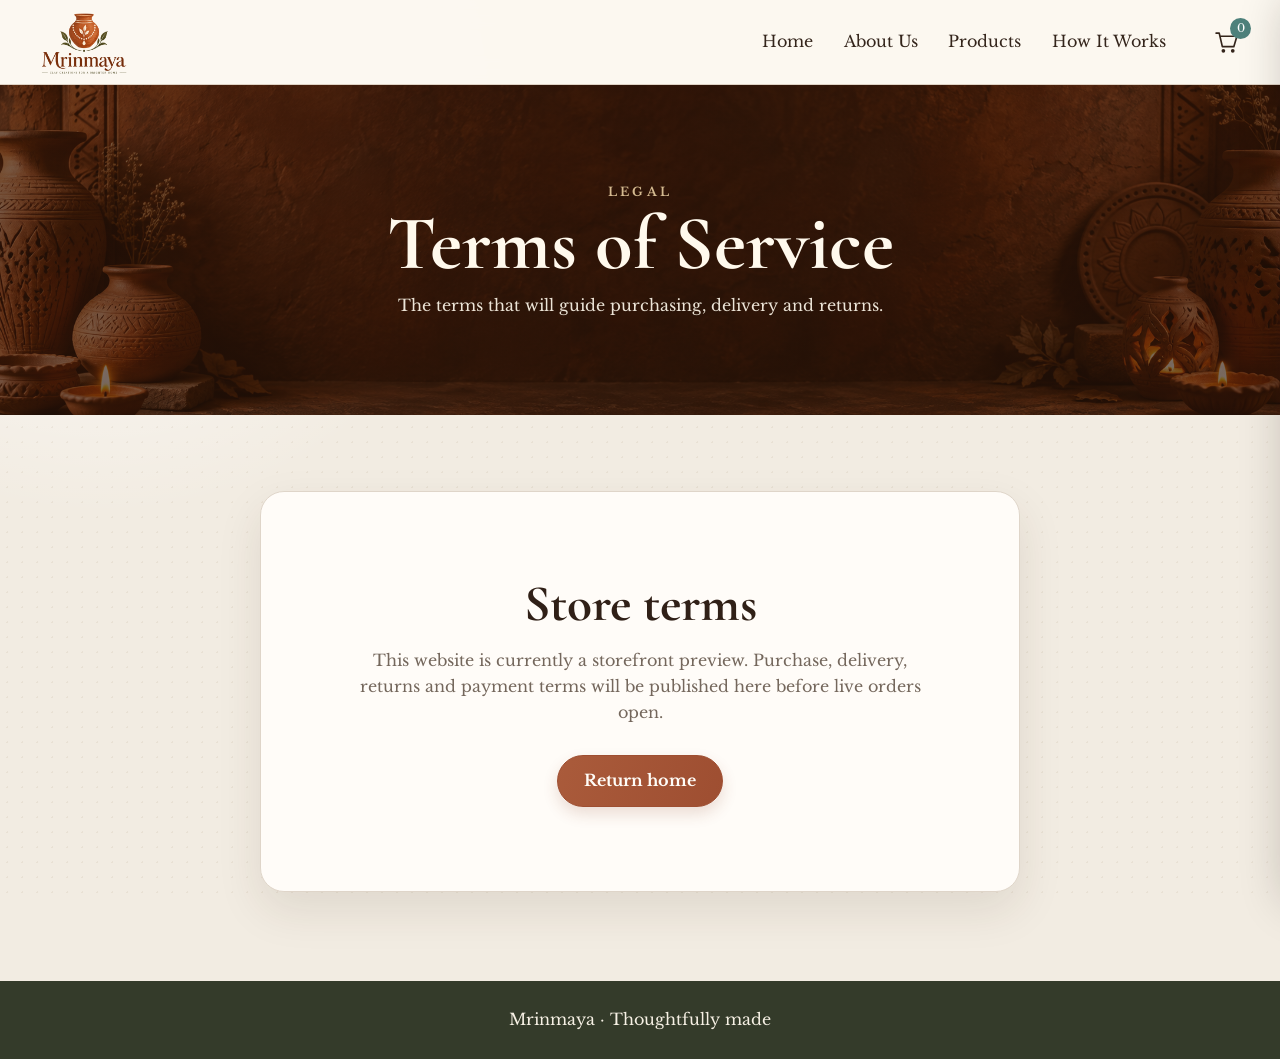
<file: terms-of-service.html>
<!doctype html>
<html lang="en">
<head>
  <meta charset="utf-8"><meta name="viewport" content="width=device-width,initial-scale=1">
  <title>Terms of Service | Mrinmaya</title>
  <link rel="preconnect" href="https://fonts.googleapis.com"><link rel="preconnect" href="https://fonts.gstatic.com" crossorigin>
  <link href="https://fonts.googleapis.com/css2?family=Cormorant+Garamond:wght@600;700&amp;family=Libre+Baskerville:wght@400;700&amp;display=swap" rel="stylesheet">
  <link rel="stylesheet" href="css/checkout.css"><link rel="stylesheet" href="css/inner-pages.css"><link rel="stylesheet" href="css/cart-drawer.css">
  <script src="js/store.js" defer></script><script src="js/inner-header.js" defer></script><script src="js/cart-drawer.js" defer></script>
</head>
<body class="inner-page">
  <header data-inner-header></header>
  <section class="inner-banner"><div class="inner-banner__content"><p class="eyebrow">Legal</p><h1>Terms of Service</h1><p>The terms that will guide purchasing, delivery and returns.</p></div></section>
  <main class="checkout-shell"><section class="thank-you"><h2>Store terms</h2><p>This website is currently a storefront preview. Purchase, delivery, returns and payment terms will be published here before live orders open.</p><div class="thank-actions"><a class="button" href="index.html">Return home</a></div></section></main>
  <footer class="site-footer-mini">Mrinmaya · Thoughtfully made</footer>
</body>
</html>
</file>
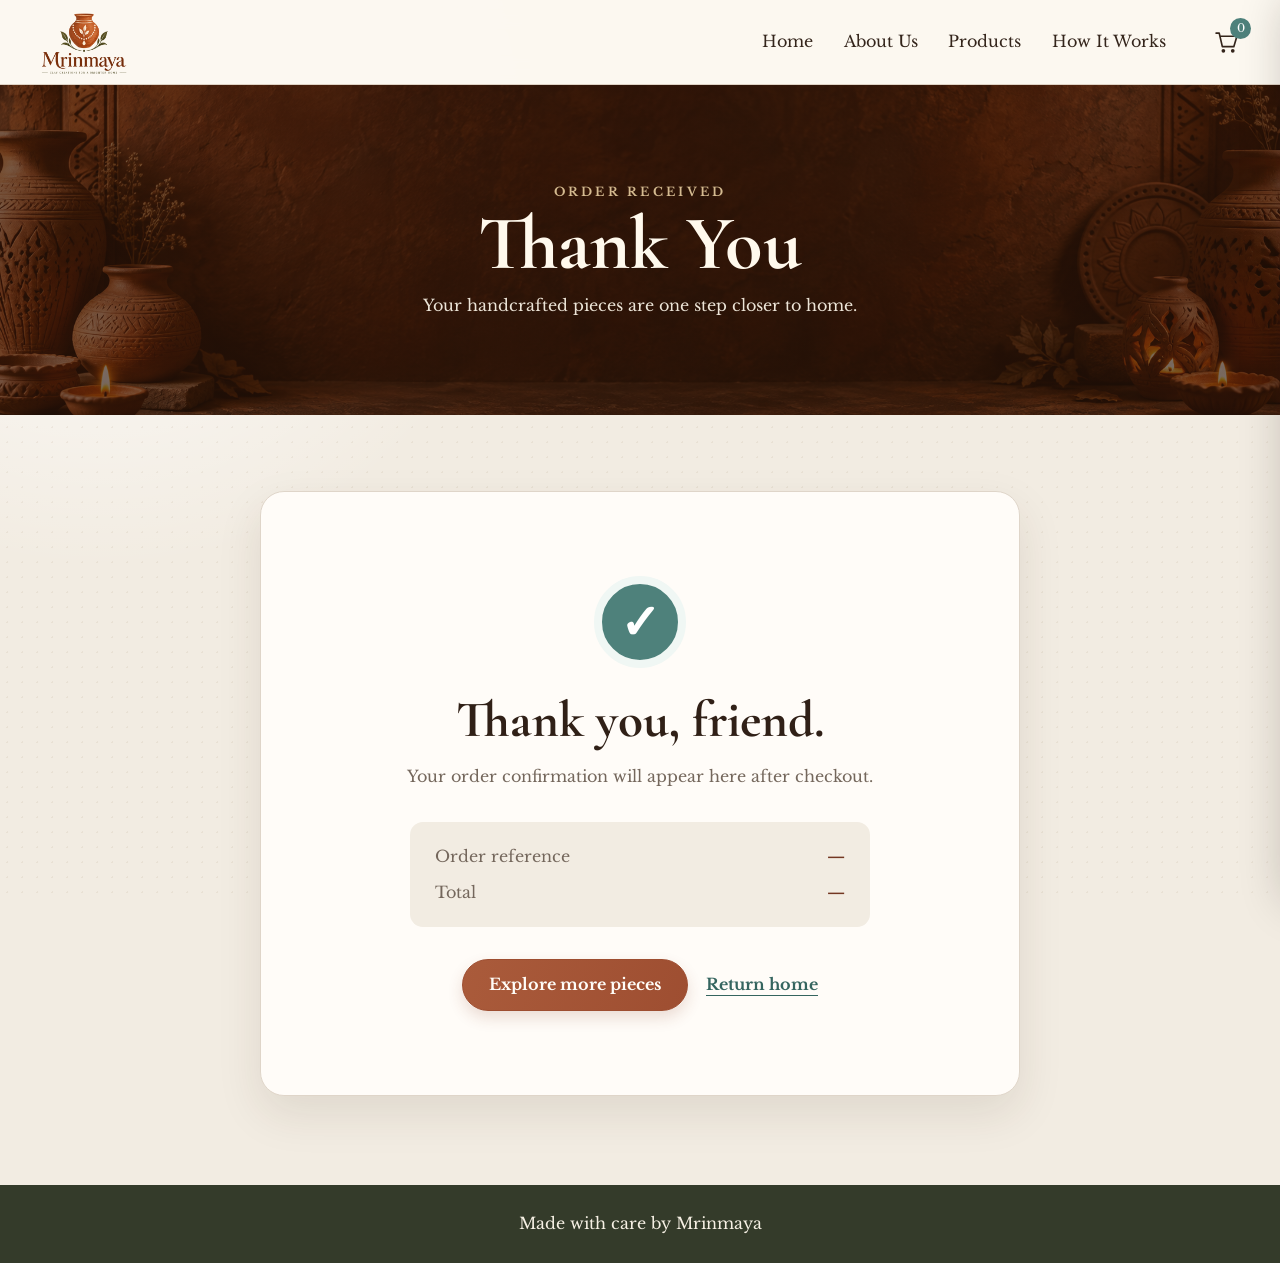
<file: thank-you.html>
<!doctype html>
<html lang="en">
<head>
  <meta charset="utf-8"><meta name="viewport" content="width=device-width,initial-scale=1">
  <title>Thank You | Mrinmaya</title>
  <link rel="preconnect" href="https://fonts.googleapis.com"><link rel="preconnect" href="https://fonts.gstatic.com" crossorigin>
  <link href="https://fonts.googleapis.com/css2?family=Cormorant+Garamond:wght@600;700&amp;family=Libre+Baskerville:wght@400;700&amp;display=swap" rel="stylesheet">
  <link rel="stylesheet" href="css/checkout.css"><link rel="stylesheet" href="css/inner-pages.css"><link rel="stylesheet" href="css/cart-drawer.css">
  <script src="js/store.js" defer></script><script src="js/inner-header.js" defer></script><script src="js/cart-pages.js" defer></script><script src="js/cart-drawer.js" defer></script>
</head>
<body class="inner-page" data-page="thank-you">
  <header data-inner-header></header>
  <section class="inner-banner"><div class="inner-banner__content"><p class="eyebrow">Order received</p><h1>Thank You</h1><p>Your handcrafted pieces are one step closer to home.</p></div></section>
  <main class="checkout-shell"><section class="thank-you"><span class="mark" aria-hidden="true">✓</span><h2>Thank you, <span id="customer-name">friend</span>.</h2><p id="confirmation-copy">Your order confirmation will appear here after checkout.</p><div class="confirmation-card"><span>Order reference</span><strong id="order-reference">—</strong><span>Total</span><strong id="order-total">—</strong></div><div class="thank-actions"><a class="button" href="products.html">Explore more pieces</a><a class="text-link" href="index.html">Return home</a></div></section></main>
  <footer class="site-footer-mini">Made with care by Mrinmaya</footer>
</body>
</html>
</file>
<file: css/style.css>
/* Mrinmaya: the new mockup, with a readable 16px type scale. */
:root {
  --ink: #302017;
  --muted: #685c51;
  --clay: #9e4e31;
  --clay-dark: #7d3923;
  --teal: #4e817b;
  --teal-dark: #35655f;
  --teal-soft: #dcebe7;
  --paper: #fcfaf7;
  --tint: #f3eee6;
  --line: #ded7cc;
  --olive: #343b2a;
  --container: 1280px;
  --font-heading: 'Cormorant Garamond', Georgia, serif;
  --font-body: 'Libre Baskerville', Georgia, serif;
  --section-space: clamp(36px, 4vw, 64px);
}

* { box-sizing: border-box; }
html { font-size: 16px; scroll-behavior: smooth; scroll-padding-top: 24px; }
body { margin: 0; background: var(--paper); color: var(--ink); font: 1rem/1.6 var(--font-body); }
button, input, textarea { font: inherit; }
button, a, input, textarea, summary { -webkit-tap-highlight-color: transparent; }
button, a, summary { touch-action: manipulation; }
button { cursor: pointer; }
a { color: inherit; text-decoration: none; }
img { display: block; max-width: 100%; height: auto; }
h1, h2, h3, p { margin: 0; }
h1, h2, h3, h4, h5, h6 { font-family: var(--font-heading); font-weight: 700; text-wrap: balance; }
h2 { font-size: clamp(1.75rem, 2.4vw, 2.25rem); line-height: 1.2; letter-spacing: -.025em; }
h3 { font-size: 1.125rem; line-height: 1.4; }
svg { width: 20px; height: 20px; fill: none; stroke: currentColor; stroke-width: 1.6; stroke-linecap: round; stroke-linejoin: round; flex-shrink: 0; }
.icon-library { position: absolute; width: 0; height: 0; overflow: hidden; }
.container { width: calc(100% - 80px); max-width: var(--container); margin-inline: auto; }
.section-tint { background-color: var(--tint); }
[hidden] { display: none !important; }
:focus-visible { outline: 2px solid var(--clay); outline-offset: 5px; }
.sr-only { position: absolute; width: 1px; height: 1px; padding: 0; margin: -1px; overflow: hidden; clip: rect(0, 0, 0, 0); white-space: nowrap; border: 0; }
.skip-link { position: fixed; left: 16px; top: -80px; z-index: 50; padding: 12px 20px; background: var(--paper); }
.skip-link:focus { top: 16px; }
.button { display: inline-flex; align-items: center; justify-content: center; gap: 10px; min-height: 46px; border: 1px solid #ae684b; border-radius: 999px; padding: 10px 24px; background: linear-gradient(110deg, #a65637, #98492e); color: #fff9ef; font-size: 1rem; line-height: 1.4; font-weight: 600; text-align: center; transition: background .2s, border-color .2s, box-shadow .2s, transform .2s; }
.button:hover { background: var(--teal-dark); border-color: var(--teal-dark); box-shadow: 0 5px 14px #35655f3a; transform: translateY(-2px); }
.button svg { width: 18px; height: 18px; }
.button-small { padding: 10px 18px; }
.button-outline { background: #1f1a1470; border-color: #e7dfcf; }
.button-outline:hover { background: #302015; }
.section-heading { display: flex; align-items: center; justify-content: space-between; gap: 24px; margin-bottom: 24px; }
.section-heading > p, .heading-actions p { color: var(--muted); }
.heading-actions { display: flex; align-items: center; gap: 20px; }
.heading-actions .button, .section-heading > .button { flex-shrink: 0; }

/* Header */
.site-header { position: relative; z-index: 5; background: #fcfaf6; border-bottom: 1px solid var(--line); }
.header-inner { display: flex; align-items: center; min-height: 88px; gap: 40px; }
.brand { display: block; flex-shrink: 0; width: 112px; }
.brand img { width: 102px; height: 68px; object-fit: contain; }
.main-nav { display: flex; align-items: center; gap: clamp(18px, 2vw, 32px); margin-inline: auto; }
.main-nav a { padding-block: 16px; white-space: nowrap; }
.main-nav a:hover, .main-nav a.active { text-decoration: underline; text-underline-offset: 6px; text-decoration-color: var(--clay); }
.header-actions { display: flex; gap: 18px; align-items: center; }
.icon-button { display: flex; align-items: center; justify-content: center; width: 44px; height: 44px; padding: 8px; border: 0; background: transparent; color: var(--ink); }
.icon-button:hover { color: var(--teal-dark); }
.icon-button svg { width: 23px; height: 23px; }
.cart-toggle { position: relative; }
.cart-toggle span { position: absolute; top: 0; right: -1px; min-width: 23px; height: 23px; padding: 0 5px; border-radius: 50%; background: var(--teal); color: #fff; font-size: 1rem; line-height: 23px; text-align: center; }
.menu-toggle { display: none; }
.search-panel { display: flex; align-items: center; gap: 16px; padding-block: 16px 24px; }
.search-panel input { flex: 1; min-width: 0; }

/* Original five-panel photograph, with a readable live-text foreground. */
.hero { min-height: 520px; height: 37.8vw; max-height: 760px; position: relative; isolation: isolate; overflow: hidden; background: #30251c url('../images/hero-collage.png') center / 100% 100% no-repeat; color: #fff8eb; }
.hero-video { position: absolute; inset: 0; z-index: -2; width: 100%; height: 100%; object-fit: cover; object-position: center; filter: saturate(.92) contrast(1.03); }
.hero::before { content: ''; position: absolute; inset: 0; z-index: -1; background: linear-gradient(90deg, #1f160fd1 0%, #21170f64 45%, #21170f2e 100%), linear-gradient(0deg, #21170f61, transparent 45%); pointer-events: none; }
.hero-inner { position: relative; width: calc(100% - 9.2%); max-width: none; height: 100%; display: flex; align-items: flex-end; padding-bottom: 3.1%; }
.hero-copy { position: relative; width: 49%; z-index: 1; padding: 24px 22px 8px 0; text-shadow: 0 2px 5px #0006; }
.hero-copy::before { content: ''; position: absolute; z-index: -1; inset: -20px -5px -20px -6vw; background: linear-gradient(90deg, #23180feb 45%, #241a14c9 83%, #241a1400); backdrop-filter: blur(18px); mask-image: linear-gradient(90deg, #000 89%, transparent); }
.hero h1 { font-size: clamp(2rem, 2.9vw, 3.5rem); line-height: 1.13; letter-spacing: -.025em; text-wrap: initial; }
.hero h1 span { font-size: .9em; }
.hero p { max-width: 590px; margin-top: 16px; line-height: 1.5; }
.hero-buttons { display: flex; flex-wrap: wrap; gap: 16px; margin-top: 22px; }
.hero-buttons .button { min-height: 50px; padding: 12px 24px; }
.hero .hero-values { position: absolute; right: 3%; bottom: 2%; margin: 0; padding: 6px 12px; background: #2b2119; line-height: 1.4; }
.hero-values span { margin-inline: 10px; }

/* Collections and products */
.categories, .products, .process { padding-block: var(--section-space); }
.categories { background: linear-gradient(110deg, #f9f6f1, #f2ede6); }
.category-grid, .process-grid { display: grid; grid-template-columns: repeat(4, minmax(0, 1fr)); gap: 22px; }
.category-card { overflow: hidden; border: 1px solid var(--line); border-radius: 5px; background: #fcfaf7; transition: box-shadow .2s, transform .2s; }
.category-card:hover { border-color: var(--teal); box-shadow: 0 6px 20px #35655f24; transform: translateY(-3px); }
.category-card > img { width: 100%; aspect-ratio: 197 / 82; object-fit: cover; }
.category-card > div { display: flex; align-items: center; justify-content: space-between; flex-wrap: wrap; gap: 8px 12px; min-height: 68px; padding: 16px; }
.category-card h3 { font-size: 1.125rem; }
.category-card span { display: flex; align-items: center; gap: 5px; white-space: nowrap; }
.category-card svg { width: 16px; height: 16px; }
.products { background: #fffefd; border-top: 4px solid var(--teal-soft); }
.product-grid { display: grid; grid-template-columns: repeat(6, minmax(0, 1fr)); gap: 20px; }
.product-card { overflow: hidden; border: 1px solid var(--line); border-radius: 5px; background: #fcfaf7; }
.product-card > img { width: 100%; aspect-ratio: 126 / 100; object-fit: cover; }
.product-info { padding: 14px 12px 12px; }
.product-info h3 { font-size: 1.125rem; min-height: 2.8em; }
.product-info p { margin: 5px 0 12px; color: var(--muted); }
.add-to-cart { width: 100%; padding: 10px 6px; gap: 6px; font-weight: 400; }
.add-to-cart svg { width: 17px; height: 17px; }
.empty-state { padding: 40px 20px; text-align: center; }
.process { background: linear-gradient(110deg, #f6f2ec, #f1ece4); }
.process h2 { max-width: 950px; font-size: clamp(1.5rem, 2.1vw, 2rem); }
.process-card { display: block; position: relative; padding: 0; overflow: hidden; border: 1px solid #b9afa1; border-radius: 5px; background: #302015; color: #fff9ef; text-align: left; }
.process-card video { display: block; width: 100%; aspect-ratio: 196 / 102; object-fit: cover; transition: transform .3s; }
.process-card:hover video, .about-video:hover video { transform: scale(1.035); }
.process-caption { position: absolute; bottom: 0; left: 0; right: 0; padding: 9px 12px; background: #241b14f5; line-height: 1.4; }

/* Story section */
.about-section { padding-block: var(--section-space); background: #f2ece2 url('../images/about-decoration.png') left center / auto 100% no-repeat; }
.about-layout { display: grid; grid-template-columns: 1.1fr 1.3fr .55fr; gap: 36px; align-items: center; }
.about-copy .eyebrow { color: var(--clay); letter-spacing: .12em; text-transform: uppercase; margin: 0 0 8px; }
.about-copy h2 { font-size: clamp(2.25rem, 3.3vw, 3rem); }
.about-copy h3 { margin-top: 10px; font-size: 1.25rem; }
.about-copy > p:not(.eyebrow) { margin: 16px 0 22px; }
.about-video { display: block; position: relative; overflow: hidden; padding: 0; width: 100%; border: 1px solid #9a8874; border-radius: 5px; background: #302015; color: #fff9ef; box-shadow: 0 5px 15px #3826181c; text-align: left; }
.about-video video { display: block; width: 100%; aspect-ratio: 332 / 225; object-fit: cover; transition: transform .3s; }
.about-video-caption { position: absolute; bottom: 0; left: 0; right: 0; display: flex; align-items: center; gap: 10px; min-height: 62px; padding: 13px 18px; background: #2d271ff5; line-height: 1.4; }
.craft-values { display: grid; gap: 22px; }
.craft-value { display: flex; align-items: center; gap: 13px; line-height: 1.4; }
.craft-icon { display: grid; place-items: center; width: 54px; height: 54px; flex: 0 0 54px; border: 0; border-radius: 50%; object-fit: contain; }
.craft-icon svg { width: 27px; height: 27px; }
.handwritten { font-family: var(--font-body); font-style: italic; font-size: 1rem; line-height: 1.5; }
.craft-values > .handwritten { color: #9a7658; transform: rotate(-8deg); text-align: center; margin-top: 8px; }

/* FAQ and contact */
.faq-section { padding-block: var(--section-space); background: url('../images/faq-decoration-left.png') left center / auto 100% no-repeat, url('../images/faq-decoration-right.png') right center / auto 100% no-repeat, #fcfaf7; }
.faq { max-width: 960px; }
.faq h2 { margin-bottom: 24px; }
.faq-list { border: 1px solid var(--line); border-radius: 4px; overflow: hidden; background: #fffdfaeF; }
details + details { border-top: 1px solid var(--line); }
summary { list-style: none; position: relative; padding: 15px 52px 15px 24px; min-height: 56px; cursor: pointer; }
summary:hover { color: var(--teal-dark); background: var(--teal-soft); }
summary::-webkit-details-marker { display: none; }
summary::after { content: ''; position: absolute; right: 24px; top: 22px; width: 7px; height: 7px; border-right: 1.5px solid currentColor; border-bottom: 1.5px solid currentColor; transform: rotate(45deg); }
details[open] summary::after { transform: rotate(225deg); top: 26px; }
details[open] summary { font-weight: bold; }
details p { padding: 0 24px 20px; color: var(--muted); }
.contact { padding-block: var(--section-space); background: #f3ede3 url('../images/contact-decoration.png') right bottom / auto 100% no-repeat; }
.contact-inner { max-width: 1140px; padding-right: 140px; }
.contact-details h2 { margin-bottom: 24px; }
.contact-methods { display: grid; grid-template-columns: repeat(3, minmax(0, 1fr)); gap: 24px; margin-bottom: 24px; }
.contact-method { display: flex; align-items: center; gap: 14px; min-width: 0; }
.contact-method h3 { margin-bottom: 3px; }
.contact-method p { color: var(--muted); overflow-wrap: anywhere; }
.contact-icon { display: grid; place-items: center; width: 44px; height: 44px; flex-shrink: 0; border-radius: 50%; background: var(--teal); color: #fff; }
.contact-icon svg { width: 24px; height: 24px; }
.contact-form { display: grid; grid-template-columns: 2fr 1fr; align-items: end; gap: 16px 32px; }
.form-fields { min-width: 0; }
.input-row { display: grid; grid-template-columns: 1fr 1fr; gap: 16px; margin-bottom: 12px; }
input, textarea { width: 100%; min-width: 0; border: 1px solid #d4cfc7; border-radius: 4px; padding: 12px 16px; background: #fffdfb; color: var(--ink); font-size: 1rem; line-height: 1.5; }
input { min-height: 48px; }
textarea { display: block; min-height: 96px; resize: vertical; }
.contact-form > .button { min-height: 50px; margin-bottom: 12px; }
.form-status:empty { display: none; }
.form-status { grid-column: 1 / -1; padding: 12px 16px; border: 1px solid var(--line); border-radius: 4px; background: var(--paper); }

/* Spacious multi-column footer */
.site-footer { padding: 36px 0 20px; background: var(--olive) url('../images/footer-pot.png') right center / auto 90% no-repeat; color: #f4efe4; }
.footer-inner { display: grid; grid-template-columns: 1.05fr 1fr 1fr 1.1fr; gap: 48px; align-items: start; }
.footer-brand img { width: 105px; height: 70px; object-fit: contain; margin-bottom: 10px; }
.footer-brand .handwritten { color: #eee6d4; }
.socials { display: flex; align-items: center; gap: 12px; margin-top: 16px; }
.socials button { display: grid; place-items: center; width: 36px; height: 36px; border: 0; background: transparent; padding: 0; color: #f4efe4; }
.socials svg { width: 22px; height: 22px; }
.social-letter { font-family: var(--font-body); font-size: 1.5rem; font-weight: 700; }
.youtube { font-size: 1rem; }
.footer-links { display: flex; flex-direction: column; align-items: flex-start; gap: 4px; }
.footer-links h3 { margin-bottom: 10px; font-size: 1.25rem; }
.footer-links a { padding-block: 2px; }
.footer-links a:hover { text-decoration: underline; text-underline-offset: 4px; }
.footer-collections { border-left: 1px solid #7c806f; padding-left: 48px; }
.footer-message { min-height: 160px; padding: 30px 16px 0 32px; border-left: 1px solid #7c806f; }
.footer-message .handwritten { transform: rotate(-7deg); }
.copyright { margin-top: 24px; color: #c6c6b8; }

.toast { position: fixed; bottom: 24px; left: 50%; z-index: 20; transform: translate(-50%, 20px); width: max-content; max-width: calc(100% - 32px); padding: 14px 22px; border-radius: 5px; background: var(--olive); color: #fff; opacity: 0; pointer-events: none; text-align: center; transition: opacity .2s, transform .2s; }
.toast.visible { opacity: 1; transform: translate(-50%, 0); }

/* Keep general text at 1rem at every viewport. Reflow instead of shrinking it. */
@media (min-width: 1600px) {
  .hero-copy { max-width: 780px; }
}
@media (max-width: 1200px) {
  .container { width: calc(100% - 64px); }
  .header-inner { gap: 20px; }
  .header-actions { gap: 8px; }
  .main-nav { gap: 18px; }
  .brand { width: 92px; }
  .hero-inner { width: calc(100% - 80px); }
  .hero { min-height: 510px; }
  .hero-copy { width: 55%; }
  .hero-values { max-width: 43%; text-align: center; }
  .category-grid, .process-grid { gap: 18px; }
  .category-card > div { display: grid; gap: 6px; }
  .product-grid { grid-template-columns: repeat(3, minmax(0, 1fr)); gap: 24px; }
  .product-card > img { aspect-ratio: 126 / 83; }
  .product-info { padding: 18px; }
  .product-info h3 { min-height: 0; }
  .about-layout { grid-template-columns: 1fr 1.1fr; gap: 32px; }
  .craft-values { grid-column: 1 / -1; grid-template-columns: repeat(3, 1fr); gap: 24px; border-top: 1px solid var(--line); padding-top: 24px; }
  .craft-values > .handwritten { display: none; }
  .contact-inner { padding-right: 100px; }
  .contact-methods { gap: 16px; }
  .contact-method { align-items: flex-start; }
  .footer-inner { gap: 28px; }
  .footer-collections { padding-left: 28px; }
  .footer-message { padding-left: 24px; }
}
@media (max-width: 960px) {
  .header-inner { min-height: 80px; }
  .header-actions { margin-left: auto; }
  .menu-toggle { display: flex; flex-direction: column; gap: 5px; }
  .menu-toggle span { width: 22px; height: 2px; background: currentColor; }
  .main-nav { display: none; position: absolute; top: 100%; left: 0; right: 0; z-index: 10; margin: 0; padding: 16px 32px; background: var(--paper); box-shadow: 0 8px 15px #30201515; }
  .main-nav.is-open { display: grid; grid-template-columns: 1fr 1fr; gap: 0 24px; }
  .main-nav a { padding: 14px 8px; }
  .hero-copy { width: 63%; }
  .hero-values { display: none; }
  .category-grid, .process-grid { grid-template-columns: repeat(2, minmax(0, 1fr)); gap: 24px; }
  .category-card > div { display: flex; }
  .heading-actions p { display: none; }
  .about-layout { gap: 24px; }
  .about-video video { aspect-ratio: 1; }
  .faq { max-width: 720px; }
  .faq-section { background-size: auto 80%; }
  .contact-inner { padding-right: 0; }
  .contact { background-image: none; }
  .contact-form { grid-template-columns: 2fr 1fr; gap: 24px; }
  .footer-inner { grid-template-columns: 1.1fr 1fr 1fr; }
  .footer-message { display: none; }
  .site-footer { background-image: none; }
}
@media (max-width: 680px) {
  :root { --section-space: 36px; }
  .container { width: calc(100% - 40px); }
  .header-inner { min-height: 76px; gap: 12px; }
  .brand { width: 84px; }
  .brand img { width: 84px; height: 56px; }
  .header-actions { gap: 4px; }
  .search-panel { flex-wrap: wrap; gap: 12px; }
  .search-panel label { width: 100%; }
  .hero { height: auto; min-height: 600px; background-size: auto 100%; background-position: 45% center; }
  .hero::after { content: ''; position: absolute; inset: 0; z-index: -1; background: linear-gradient(0deg, #21180f 5%, #21180f00 90%); }
  .hero-inner { min-height: 600px; padding-bottom: 36px; align-items: flex-end; }
  .hero-copy { width: 100%; padding: 28px 0 0; }
  .hero-copy::before { inset: -12px -20px -36px; background: linear-gradient(0deg, #241a14 10%, #241a14d9 80%, #241a1450); mask-image: none; }
  .hero h1 { font-size: clamp(2rem, 6.5vw, 2.75rem); }
  .hero h1 span { font-size: .9em; }
  .hero p { margin-top: 20px; }
  .hero-buttons { gap: 12px; margin-top: 24px; }
  .hero-buttons .button { padding-inline: 18px; }
  .desktop-break { display: none; }
  .section-heading { align-items: flex-start; flex-wrap: wrap; gap: 14px; margin-bottom: 22px; }
  .section-heading > p { width: 100%; }
  .product-grid { grid-template-columns: repeat(2, minmax(0, 1fr)); gap: 16px; }
  .product-info { padding: 14px 12px; }
  .product-info h3 { min-height: 2.8em; }
  .category-grid, .process-grid { gap: 16px; }
  .category-card > div { display: grid; padding: 14px; }
  .category-card > img { aspect-ratio: 1.75; }
  .process-card video { aspect-ratio: 1.5; }
  .process-caption { min-height: 62px; padding: 9px 10px; display: flex; align-items: center; }
  .about-layout { grid-template-columns: 1fr; gap: 28px; }
  .about-section { background-size: auto 40%; background-position: left top; }
  .about-video video { aspect-ratio: 332 / 210; }
  .craft-values { grid-template-columns: 1fr; gap: 20px; }
  .craft-value br { display: none; }
  .craft-value p { line-height: 1.5; }
  .craft-values > .handwritten { display: block; text-align: left; transform: none; margin: 0; }
  .faq-section { background-image: none; }
  summary { padding: 16px 42px 16px 18px; }
  summary::after { right: 18px; }
  details p { padding-inline: 18px; }
  .contact-methods { grid-template-columns: 1fr; gap: 20px; margin-bottom: 28px; }
  .contact-method { align-items: center; }
  .contact-form { grid-template-columns: 1fr; gap: 16px; }
  .contact-form > .button { justify-self: start; min-width: 200px; margin: 0; }
  .input-row { gap: 12px; }
  .footer-inner { grid-template-columns: 1fr 1fr; gap: 32px 24px; }
  .footer-brand { grid-column: 1 / -1; }
  .footer-collections { padding-left: 24px; }
  .footer-links a { min-height: 40px; display: flex; align-items: center; }
  .copyright { margin-top: 28px; }
}
@media (max-width: 380px) {
  .container { width: calc(100% - 32px); }
  .header-actions { gap: 0; }
  .header-actions .icon-button { width: 40px; }
  .hero, .hero-inner { min-height: 660px; }
  .hero-buttons { flex-direction: column; align-items: stretch; }
  .category-grid, .product-grid, .process-grid { grid-template-columns: 1fr; }
  .category-card > div { display: flex; }
  .product-info h3 { min-height: 0; }
  .process-card video { aspect-ratio: 196 / 102; }
  .process-caption { min-height: 44px; }
  .input-row { grid-template-columns: 1fr; }
  .contact-form > .button { width: 100%; }
}
@media (prefers-reduced-motion: reduce) {
  html { scroll-behavior: auto; }
  *, *::before, *::after { transition: none !important; }
}

/* Landing page refinements */
.section-heading-centered { justify-content: center; text-align: center; }
.section-heading-centered > div { display: grid; gap: 8px; justify-items: center; }
.section-heading-centered > div > p { margin: 0; }
.section-heading-centered > .button { margin-left: 18px; }
.products .section-heading-centered { display: grid; justify-items: center; gap: 16px; }
.products .section-heading-centered > .button { margin-left: 0; }
.products-cta { display: flex; justify-content: center; margin-top: 34px; }
.products-cta .button { min-width: 224px; }
.about-layout { grid-template-columns: minmax(0, 1fr) minmax(0, 1.15fr); align-items: center; gap: clamp(32px, 6vw, 96px); }
.about-media { display: grid; gap: 24px; min-width: 0; }
.about-media .craft-values { display: grid; grid-template-columns: repeat(3, minmax(0, 1fr)); gap: 18px; padding-top: 22px; border-top: 1px solid var(--line); }
.about-media .craft-values > .handwritten { grid-column: 1 / -1; margin: 2px 0 0; }
.about-media .craft-value { min-width: 0; }
.cta-banner { position: relative; isolation: isolate; overflow: hidden; padding: clamp(54px, 7vw, 96px) 0; color: #fff8eb; text-align: center; background: linear-gradient(90deg, #24180fdd, #3b2417a8), url('../images/hero-collection.png') center / cover; }
.cta-banner::after { content: ''; position: absolute; inset: 0; z-index: -1; background: radial-gradient(circle at center, #bc754933, transparent 55%); }
.cta-content { display: grid; justify-items: center; gap: 16px; max-width: 760px; }
.cta-content .eyebrow { color: #e6b48e; letter-spacing: .16em; text-transform: uppercase; }
.cta-content h2 { max-width: 720px; font-size: clamp(2rem, 4vw, 3.4rem); }
.cta-content > p:not(.eyebrow) { max-width: 560px; font-size: 1.05rem; }
.cta-content .button { margin-top: 12px; }
@media (max-width: 1200px) {
  .about-layout { grid-template-columns: minmax(0, 1fr) minmax(0, 1fr); gap: 40px; }
}
@media (max-width: 680px) {
  .section-heading-centered > .button { margin-left: 0; }
  .about-layout { grid-template-columns: 1fr; gap: 34px; }
  .about-media .craft-values { grid-template-columns: 1fr; }
  .about-media .craft-values > .handwritten { grid-column: auto; }
  .cta-banner { padding-block: 58px; }
  .cta-content h2 { font-size: 2.25rem; }
}

/* Staged entrance: sections reveal in sequence, with their content staggered. */
body.motion-ready main > section,
body.motion-ready .site-footer { opacity: 0; transform: translateY(28px); transition: opacity .75s ease, transform .75s cubic-bezier(.22,.61,.36,1); }
body.motion-ready main > section.is-visible,
body.motion-ready .site-footer.is-visible { opacity: 1; transform: translateY(0); }
body.motion-ready .hero { transform: translateY(0) scale(1.012); transition-duration: 1.05s; }
body.motion-ready .hero.is-visible { transform: translateY(0) scale(1); }
body.motion-ready .hero-copy > *, body.motion-ready .hero-values { opacity: 0; transform: translateY(18px); transition: opacity .65s ease, transform .65s cubic-bezier(.22,.61,.36,1); }
body.motion-ready .hero-play { opacity: 0; transform: translate(-50%, -50%) translateY(18px) scale(.96); transition: opacity .65s ease, transform .65s cubic-bezier(.22,.61,.36,1); }
body.motion-ready .hero.is-visible .hero-copy > *, body.motion-ready .hero.is-visible .hero-play, body.motion-ready .hero.is-visible .hero-values { opacity: 1; transform: translateY(0); }
body.motion-ready .hero.is-visible .hero-copy h1 { transition-delay: .18s; }
body.motion-ready .hero.is-visible .hero-copy p { transition-delay: .32s; }
body.motion-ready .hero.is-visible .hero-buttons { transition-delay: .46s; }
body.motion-ready .hero.is-visible .hero-play { transform: translate(-50%, -50%) scale(1); transition-delay: .56s; }
body.motion-ready .hero.is-visible .hero-values { transition-delay: .7s; }
body.motion-ready .category-card, body.motion-ready .product-card, body.motion-ready .process-card, body.motion-ready .about-copy, body.motion-ready .about-video, body.motion-ready .craft-value, body.motion-ready .faq-list, body.motion-ready .contact-method, body.motion-ready .contact-form, body.motion-ready .footer-inner > * { opacity: 0; transform: translateY(20px); transition: opacity .55s ease, transform .55s cubic-bezier(.22,.61,.36,1); }
body.motion-ready .is-visible .category-card, body.motion-ready .is-visible .product-card, body.motion-ready .is-visible .process-card, body.motion-ready .is-visible .about-copy, body.motion-ready .is-visible .about-video, body.motion-ready .is-visible .craft-value, body.motion-ready .is-visible .faq-list, body.motion-ready .is-visible .contact-method, body.motion-ready .is-visible .contact-form, body.motion-ready .is-visible .footer-inner > * { opacity: 1; transform: translateY(0); }
body.motion-ready .is-visible .category-card:nth-child(1), body.motion-ready .is-visible .product-card:nth-child(1), body.motion-ready .is-visible .process-card:nth-child(1), body.motion-ready .is-visible .craft-value:nth-child(1), body.motion-ready .is-visible .contact-method:nth-child(1) { transition-delay: .08s; }
body.motion-ready .is-visible .category-card:nth-child(2), body.motion-ready .is-visible .product-card:nth-child(2), body.motion-ready .is-visible .process-card:nth-child(2), body.motion-ready .is-visible .craft-value:nth-child(2), body.motion-ready .is-visible .contact-method:nth-child(2) { transition-delay: .17s; }
body.motion-ready .is-visible .category-card:nth-child(3), body.motion-ready .is-visible .product-card:nth-child(3), body.motion-ready .is-visible .process-card:nth-child(3), body.motion-ready .is-visible .craft-value:nth-child(3), body.motion-ready .is-visible .contact-method:nth-child(3) { transition-delay: .26s; }
body.motion-ready .is-visible .category-card:nth-child(4), body.motion-ready .is-visible .product-card:nth-child(4), body.motion-ready .is-visible .process-card:nth-child(4) { transition-delay: .35s; }
body.motion-ready .is-visible .product-card:nth-child(5) { transition-delay: .44s; }
body.motion-ready .is-visible .product-card:nth-child(6) { transition-delay: .53s; }
body.motion-ready .is-visible .footer-inner > *:nth-child(1) { transition-delay: .08s; }
body.motion-ready .is-visible .footer-inner > *:nth-child(2) { transition-delay: .2s; }
body.motion-ready .is-visible .footer-inner > *:nth-child(3) { transition-delay: .32s; }
body.motion-ready .is-visible .footer-inner > *:nth-child(4) { transition-delay: .44s; }
@media (prefers-reduced-motion: reduce) {
  body.motion-ready main > section, body.motion-ready .site-footer, body.motion-ready .hero-copy > *, body.motion-ready .hero-play, body.motion-ready .hero-values, body.motion-ready .category-card, body.motion-ready .product-card, body.motion-ready .process-card, body.motion-ready .about-copy, body.motion-ready .about-video, body.motion-ready .craft-value, body.motion-ready .faq-list, body.motion-ready .contact-method, body.motion-ready .contact-form, body.motion-ready .footer-inner > * { opacity: 1; transform: none; }
}
</file>
<file: css/landing.css>
/* Reference design: warm paper, terracotta, botanical green and artisan photography. */
.landing-page { --paper: #f8f3eb; --ink: #352419; --clay: #ad4e29; --olive: #26392c; --font-body: Georgia, 'Times New Roman', serif; font-size: clamp(14px, 1.6vw, 22px); line-height: 1.3; }
.landing-page .container { width: 92%; max-width: 1440px; }
.landing-page h2 { font-size: clamp(30px, 3.55vw, 56px); font-weight: 600; line-height: 1.05; }
.landing-page h3 { font-weight: 600; }
.landing-page .button { background: linear-gradient(110deg, #ba5c32, #9c411f); border: 1px solid #f0bd91; box-shadow: inset 0 0 0 2px #ffffff17, 0 6px 12px #48271524; min-height: 0; padding: .85em 1.55em; font: 600 clamp(12px, 1.5vw, 20px)/1.1 Georgia, serif; gap: .7em; }
.landing-page .button:hover { background: #873b20; transform: translateY(-2px); }
.landing-page .button svg { width: 1.1em; height: 1.1em; }
.landing-page .button-outline { background: #1f1d1670; border-color: #f9edda; }
.landing-page .eyebrow { font: 500 clamp(9px, .95vw, 14px)/1.4 'DM Sans', sans-serif; letter-spacing: .36em; text-transform: uppercase; }
.landing-page .script-note { font: 400 clamp(22px, 2.8vw, 44px)/.9 'Caveat', cursive; color: #d8b18a; transform: rotate(-14deg); text-align: center; pointer-events: none; }
.site-header { background: #fbf7ef; }
.landing-page .header-inner { min-height: 84px; max-width: 1480px; gap: 1.8vw; }
.landing-page .brand { display: block; width: 112px; flex: 0 0 112px; }
.landing-page .brand img { display: block; width: 104px; height: 72px; object-fit: contain; }
.landing-page .main-nav { display: flex; position: static; gap: 2.3vw; margin: 0 auto; padding: 0; box-shadow: none; }
.landing-page .main-nav a { font-size: clamp(10px, 1.22vw, 18px); padding: 10px 0; }
.landing-page .header-actions { gap: .65vw; margin: 0; }
.landing-page .icon-button { width: 3.2vw; height: 3.2vw; padding: .5vw; }
.landing-page .icon-button svg { width: 1.8vw; height: 1.8vw; }
.landing-page .cart-toggle span { min-width: 1.7vw; height: 1.7vw; line-height: 1.7vw; font-size: 1.1vw; top: -.2vw; }
.theme-toggle { display: flex; align-items: center; padding: 2px; border: 1px solid #d9c8b0; border-radius: 24px; color: #ab753a; background: #fff8ed; font-size: 1.9vw; line-height: 1; }
.theme-toggle span { display: grid; place-items: center; width: 2.6vw; height: 2.6vw; }
.theme-toggle span:last-child { background: #2b2319; color: #e2b575; border-radius: 50%; }
.header-motto { padding-left: 1.2vw; border-left: 1px solid #e8ded0; color: #a18a70; font-size: clamp(9px, 1vw, 14px); font-style: italic; line-height: 1.15; }
.landing-page .menu-toggle { display: none; }
.landing-page .hero { height: 36.8vw; min-height: 0; max-height: 620px; background: #34291e url('../images/hero-bowls-generated.png') center / cover no-repeat; }
.landing-page .hero::before { background: linear-gradient(90deg, #171b1399, #24180b18 60%), linear-gradient(0deg, #21190f50, transparent 45%); }
.landing-page .hero::after, .landing-page .hero-copy::before { display: none; }
.landing-page .hero-inner { width: 85%; max-width: 1360px; padding-bottom: 3%; min-height: 0; align-items: flex-end; }
.landing-page .hero-copy { width: 59%; max-width: none; padding: 0; }
.landing-page .hero-copy .eyebrow { margin: 0 0 .85em; color: #f1bd89; }
.landing-page .hero h1 { font-size: clamp(32px, 4.7vw, 74px); line-height: .98; font-weight: 600; letter-spacing: -.02em; }
.landing-page .hero-copy > p:not(.eyebrow) { margin-top: 1.1vw; max-width: none; font-size: clamp(12px, 1.65vw, 24px); line-height: 1.2; }
.landing-page .hero-buttons { margin-top: 1.45vw; gap: 1vw; }
.landing-page .hero-buttons .button { min-height: 0; padding: .85em 1.4em; }
.landing-page .hero .hero-values { display: block; right: 5%; bottom: 2%; max-width: none; padding: 0; background: none; font-size: clamp(10px, 1.4vw, 20px); }
.landing-page .hero-values span { margin-inline: .65em; }
.landing-page .hero .hero-note { position: absolute; right: 5%; bottom: 15%; margin: 0; line-height: .85; }
.hero-note::after, .cta-note::after { content: ''; display: block; width: 60%; margin: 12px auto 0; border-top: 2px solid currentColor; transform: rotate(-5deg); }
.landing-page .categories { padding: 3vw 0 2.7vw; background: #f6f0e6 url('../images/about-decoration.png') center / cover; }
.landing-page .section-heading { position: relative; margin-bottom: 1.8vw; }
.landing-page .section-heading-centered > div { gap: .3vw; }
.landing-page .section-heading h2::before, .landing-page .section-heading h2::after { content: ''; display: inline-block; width: 3vw; height: 1px; background: #ce895a; vertical-align: middle; margin: 0 1.7vw .2em; }
.natural-note { position: absolute; right: 0; top: -.5vw; padding-left: 1.4vw; border-left: 1px solid #d9c4ac; font: 500 .85vw/1.8 'DM Sans', sans-serif; letter-spacing: .24em; text-transform: uppercase; text-align: left; color: #716c50; }
.natural-note > span { position: absolute; right: 115%; top: 0; font-size: 4.5vw; line-height: 1; }
.landing-page .category-grid { grid-template-columns: repeat(4, minmax(0, 1fr)); gap: 1.8vw; }
.landing-page .category-card { border: 3px solid #fffcf6; border-radius: 1vw; box-shadow: 0 12px 20px #65412124; background: #f8f1e7; }
.landing-page .category-card > img { aspect-ratio: 1.96; }
.landing-page .category-card > div { position: relative; display: flex; flex-direction: column; align-items: flex-start; justify-content: center; flex-wrap: nowrap; min-height: 6.65vw; padding: .7vw .6vw .7vw 7.1vw; gap: .25vw; }
.landing-page .category-card h3 { font-size: clamp(13px, 1.6vw, 24px); line-height: 1.1; white-space: nowrap; }
.landing-page .category-card span:not(.category-icon) { font-size: clamp(11px, 1.45vw, 21px); color: #a4411e; gap: .5vw; }
.landing-page .category-icon { position: absolute; left: 1vw; width: 5.2vw; height: 5.2vw; border-radius: 50%; display: grid; place-items: center; background: #c99b70; color: #654b2d; }
.landing-page .category-icon svg { width: 3vw; height: 3vw; stroke-width: 1; }
.landing-page .products { position: relative; padding: 2.6vw 0 3vw; border-top: 2px solid #e6ddce; color: #fff9ed; background: #24372b url('../images/forest-botanical-generated.png') center / cover; }
.landing-page .products > .container { width: 94.5%; }
.landing-page .products .section-heading { display: flex; margin-bottom: 1.4vw; }
.landing-page .products .eyebrow { color: #c8c9a8; font-size: .9vw; }
.landing-page .products .section-heading h2 { font-size: 3.8vw; }
.collection-note { position: absolute; right: 3.5%; top: 1.5vw; font-size: 1.35vw; color: #ddc4a0; text-align: left; line-height: 1.5; }
.collection-note::after { content: ''; display: block; height: 1px; width: 70%; background: #ac9263; margin-top: .4vw; }
.landing-page .product-grid { grid-template-columns: repeat(6, minmax(0, 1fr)); gap: 1vw; }
.landing-page .product-card { position: relative; padding: .35vw; border: 1px solid #d9d5c5; border-radius: .8vw; background: #fffcf5; color: #2d241b; box-shadow: 0 4px 8px #07140e44; }
.landing-page .product-card > img { aspect-ratio: 1.13; border-radius: .55vw; object-fit: cover; }
.landing-page .product-info { padding: .8vw .6vw 1vw; }
.landing-page .product-info h3 { min-height: 0; white-space: nowrap; font: 400 clamp(11px, 1.4vw, 20px)/1.25 Georgia, serif; }
.landing-page .product-info p { margin: .7vw 0 .9vw; font-size: clamp(12px, 1.55vw, 22px); color: #787664; }
.landing-page .add-to-cart { padding: .75em .2em; font-size: clamp(11px, 1.32vw, 19px); gap: .5em; white-space: nowrap; }
.wishlist-button { position: absolute; z-index: 1; top: 1vw; right: 1vw; display: grid; place-items: center; padding: .35vw; width: 2.4vw; height: 2.4vw; border: 0; border-radius: 50%; background: #fffcf1ee; color: #855239; }
.wishlist-button svg { width: 1.6vw; height: 1.6vw; }
.wishlist-button[aria-pressed="true"] svg { fill: #ac4e2a; color: #ac4e2a; }
.landing-page .products-cta { margin-top: 2.4vw; }
.landing-page .products-cta .button { min-width: 19.5vw; }
.products-note { position: absolute; left: 7%; bottom: 2.7vw; }
.landing-page .about-section { padding: 1.7vw 0 2vw; background: #f6efe3 url('../images/about-decoration.png') left center / auto 100% no-repeat; }
.landing-page .about-layout { grid-template-columns: 1fr 1.12fr; align-items: center; gap: 5.2vw; }
.landing-page .about-copy { position: relative; padding-bottom: 2vw; }
.landing-page .about-copy h2 { font-size: 4.3vw; }
.landing-page .about-copy h3 { font-size: 1.75vw; margin: .9vw 0; }
.landing-page .about-copy > p:not(.eyebrow):not(.script-note) { margin: 1vw 0 2vw; font-size: 1.6vw; line-height: 1.23; }
.landing-page .about-copy .eyebrow { margin-bottom: .65vw; }
.landing-page .about-copy .about-note { position: absolute; right: 0; bottom: -1vw; margin: 0; color: #b99270; }
.landing-page .about-media { gap: 1.55vw; }
.landing-page .about-video { border-radius: .6vw; }
.landing-page .about-video > video { display: block; width: 100%; aspect-ratio: 1.68; object-fit: cover; }
.landing-page .about-video-caption { min-height: 4vw; padding: .8vw 2vw; font-size: 1.35vw; background: #292219df; }
.landing-page .about-media .craft-values { grid-template-columns: repeat(3, 1fr); gap: 1.2vw; padding: 0; border: 0; }
.landing-page .craft-value { gap: .9vw; font-size: 1.4vw; line-height: 1.3; }
.landing-page .craft-icon { width: 5vw; height: 5vw; flex-basis: 5vw; }
.landing-page .craft-values > .handwritten { display: none; }
.landing-page .faq-section { padding: 3vw 0 3.25vw; background: #39291d url('../images/faq-earth-generated.png') center / cover; color: #fff8e9; }
.landing-page .faq { display: grid; grid-template-columns: 24% 1fr; gap: 4.5vw; width: 85%; max-width: 1360px; align-items: center; }
.faq-intro .eyebrow { color: #e4b083; font-size: .95vw; white-space: nowrap; }
.landing-page .faq h2 { font-size: 4.8vw; margin: .8vw 0; }
.faq-intro > p:last-child { line-height: 1.22; font-size: 1.65vw; }
.landing-page .faq-list { border: 0; border-radius: 0; background: none; color: #453a30; }
.landing-page details { border: 1px solid #d5cdbf; border-radius: .6vw; background: #faf7f1; margin: 0; overflow: hidden; }
.landing-page summary { min-height: 4.3vw; padding: 1.25vw 4vw 1.25vw 1.7vw; font-size: 1.4vw; line-height: 1.2; }
.landing-page summary::after { top: 1.5vw; right: 2vw; width: .6vw; height: .6vw; }
.landing-page details[open] summary::after { top: 1.7vw; }
.landing-page details p { padding: 0 1.7vw 1.4vw; font-size: 1.35vw; }
.landing-page .cta-banner { padding: 2.8vw 0 3.8vw; border-top: 2px solid #bf824e; background: linear-gradient(90deg, #27170d05, #27170d30, #27170d15), url('../images/workshop-generated.png') center / cover; }
.landing-page .cta-banner::after { display: none; }
.landing-page .cta-content { max-width: none; width: 47%; gap: 1.5vw; }
.landing-page .cta-content h2 { font-size: 3.85vw; line-height: 1.02; text-shadow: 0 2px 8px #1d130dc9; }
.landing-page .cta-content > p:not(.eyebrow) { max-width: none; font-size: 1.65vw; line-height: 1.2; }
.landing-page .cta-content .eyebrow { letter-spacing: .4em; }
.landing-page .cta-content .button { margin: 0; }
.cta-note { position: absolute; right: 5%; top: 28%; }
.landing-page .site-footer { padding: 2vw 0 8vw; background: linear-gradient(#233427bb, #233427bb), url('../images/forest-botanical-generated.png') center / cover; }
.landing-page .footer-inner { grid-template-columns: 22% 24% 21% 33%; gap: 0; }
.landing-page .footer-brand { padding: 0 2vw .5vw .5vw; }
.landing-page .footer-brand img { width: 12vw; height: 8vw; object-fit: contain; margin-bottom: .1vw; }
.landing-page .footer-brand .handwritten { font-size: 1.45vw; }
.landing-page .socials { gap: 1.4vw; margin-top: 1.8vw; }
.landing-page .socials button { width: 2.3vw; height: 2.3vw; }
.landing-page .socials svg { width: 1.8vw; height: 1.8vw; }
.landing-page .social-letter { font-size: 2.2vw; }
.landing-page .footer-links { margin-top: 1.2vw; padding-left: 4vw; gap: .45vw; border-left: 1px solid #8b846250; font-size: 1.4vw; }
.landing-page .footer-links h3 { font: 400 1.5vw/1.4 Georgia, serif; margin-bottom: .5vw; }
.landing-page .footer-links a { padding: 0; }
.landing-page .footer-message { display: block; min-height: 20.5vw; border: 0; border-radius: .5vw; padding: 4.5vw 1.5vw 0; background: #1b2a2080 url('../images/footer-pot.png') center / contain no-repeat; }
.landing-page .footer-message .handwritten { font-size: 1.45vw; line-height: 1.15; text-align: center; }
.landing-page .copyright { display: flex; justify-content: space-between; border-top: 1px solid #b4a576; margin-top: 2vw; padding-top: 2vw; font-size: 1.3vw; }
.copyright > div { display: flex; gap: 1.3vw; }
.copyright a:hover { text-decoration: underline; }
.landing-page.dark-theme .site-header, .landing-page.dark-theme .categories, .landing-page.dark-theme .about-section { background-color: #242d25; background-blend-mode: multiply; color: #f5ecdf; }
.landing-page.dark-theme .header-actions .icon-button { color: #edbe91; }
.landing-page.dark-theme .category-card { color: #352419; }
.landing-page.dark-theme .theme-toggle span:first-child { background: #2b2319; border-radius: 50%; }
.landing-page.dark-theme .theme-toggle span:last-child { background: transparent; color: #795932; }
/* Keep every section visible for anchor navigation, long screenshots and reduced motion. */
.landing-page.motion-ready main > section, .landing-page.motion-ready .site-footer { opacity: 1; transform: none; }
@media (min-width: 1600px) {
  .landing-page .header-inner { min-height: 100px; }
}
@media (max-width: 960px) {
  .landing-page .header-actions { margin-left: auto; }
  .landing-page .header-motto { display: none; }
  .landing-page .main-nav { display: none; position: absolute; top: 100%; left: 0; right: 0; padding: 16px 20px; background: var(--paper); box-shadow: 0 8px 15px #30201515; }
  .landing-page .main-nav.is-open { display: grid; grid-template-columns: 1fr 1fr; gap: 0 20px; }
  .landing-page .menu-toggle { display: flex; }
}
@media (max-width: 760px) {
  .landing-page { font-size: 16px; }
  .landing-page .container { width: calc(100% - 36px); }
  .landing-page .header-inner { min-height: 76px; gap: 8px; }
  .landing-page .brand { width: 94px; flex-basis: 94px; margin-right: auto; }
  .landing-page .brand img { width: 90px; height: 62px; }
  .landing-page .header-actions { gap: 3px; }
  .landing-page .icon-button { width: 34px; height: 40px; padding: 7px; }
  .landing-page .icon-button svg { width: 20px; height: 20px; }
  .landing-page .cart-toggle span { min-width: 17px; height: 17px; line-height: 17px; font-size: 11px; top: 0; }
  .landing-page #account-button { display: none; }
  .theme-toggle { font-size: 20px; }
  .theme-toggle span { width: 22px; height: 25px; }
  .landing-page .menu-toggle { display: flex; }
  .landing-page .main-nav { display: none; position: absolute; padding: 16px 20px; box-shadow: 0 8px 15px #30201515; }
  .landing-page .main-nav.is-open { display: grid; gap: 0 20px; }
  .landing-page .main-nav a { padding: 14px 8px; font-size: 16px; }
  .landing-page .hero { height: 570px; max-height: none; background-position: 60% center; }
  .landing-page .hero::before { background: linear-gradient(0deg, #20180fee, #20180f80 65%, #20180f20); }
  .landing-page .hero-inner { padding-bottom: 42px; }
  .landing-page .hero-copy { width: 100%; }
  .landing-page .hero h1 { font-size: clamp(32px, 7.5vw, 52px); }
  .landing-page .hero-copy > p:not(.eyebrow) { font-size: 16px; line-height: 1.4; margin-top: 16px; }
  .landing-page .hero-buttons { margin-top: 20px; gap: 10px; flex-direction: row; }
  .landing-page .button { font-size: 14px; padding: 12px 20px; }
  .landing-page .hero .hero-values { right: auto; left: 18px; bottom: 12px; font-size: 11px; }
  .landing-page .hero .hero-note { right: 8%; bottom: auto; top: 32%; font-size: 26px; }
  .landing-page .categories { padding: 30px 0; }
  .landing-page .section-heading { margin-bottom: 24px; }
  .landing-page .section-heading-centered > div { gap: 8px; }
  .landing-page .section-heading h2::before, .landing-page .section-heading h2::after { width: 18px; margin-inline: 8px; }
  .natural-note, .collection-note { display: none; }
  .landing-page .category-grid { grid-template-columns: repeat(2, minmax(0, 1fr)); gap: 16px; }
  .landing-page .category-card { border-radius: 10px; }
  .landing-page .category-card > img { aspect-ratio: 1.6; }
  .landing-page .category-card > div { min-height: 76px; padding: 10px 6px 10px 49px; gap: 5px; }
  .landing-page .category-card h3 { font-size: 15px; }
  .landing-page .category-card span:not(.category-icon) { font-size: 12px; gap: 3px; }
  .landing-page .category-icon { width: 35px; height: 35px; left: 5px; }
  .landing-page .category-icon svg { width: 23px; height: 23px; }
  .landing-page .products { padding: 30px 0; }
  .landing-page .products > .container { width: calc(100% - 28px); }
  .landing-page .products .section-heading { margin-bottom: 24px; }
  .landing-page .products .eyebrow { font-size: 10px; }
  .landing-page .products .section-heading h2 { font-size: 38px; }
  .landing-page .product-grid { grid-template-columns: repeat(2, minmax(0, 1fr)); gap: 14px; }
  .landing-page .product-card { padding: 4px; border-radius: 9px; }
  .landing-page .product-card > img { border-radius: 6px; }
  .landing-page .product-info { padding: 10px 7px; }
  .landing-page .product-info h3 { font-size: 14px; }
  .landing-page .product-info p { font-size: 15px; margin: 9px 0; }
  .landing-page .add-to-cart { font-size: 13px; padding: 11px 4px; }
  .wishlist-button { width: 30px; height: 30px; top: 10px; right: 10px; padding: 6px; }
  .wishlist-button svg { width: 18px; height: 18px; }
  .landing-page .products-cta { margin-top: 24px; }
  .products-note { display: none; }
  .landing-page .about-section { padding: 36px 0 28px; }
  .landing-page .about-layout { grid-template-columns: 1fr; gap: 28px; }
  .landing-page .about-copy { padding-bottom: 22px; }
  .landing-page .about-copy h2 { font-size: 40px; }
  .landing-page .about-copy h3 { font-size: 19px; margin: 12px 0; }
  .landing-page .about-copy > p:not(.eyebrow):not(.script-note) { font-size: 16px; line-height: 1.5; margin: 12px 0 22px; }
  .landing-page .about-copy .about-note { bottom: 0; right: 16px; font-size: 28px; }
  .landing-page .about-media { gap: 18px; }
  .landing-page .about-video { border-radius: 6px; }
  .landing-page .about-video-caption { min-height: 42px; padding: 10px 14px; font-size: 13px; }
  .landing-page .about-media .craft-values { gap: 8px; }
  .landing-page .craft-value { flex-direction: column; gap: 8px; font-size: 13px; text-align: center; }
  .landing-page .craft-value br { display: initial; }
  .landing-page .craft-icon { width: 44px; height: 44px; flex-basis: 44px; }
  .landing-page .faq-section { padding: 36px 0; }
  .landing-page .faq { grid-template-columns: 1fr; gap: 24px; }
  .faq-intro .eyebrow { font-size: 10px; }
  .landing-page .faq h2 { font-size: 42px; margin: 10px 0; }
  .faq-intro > p:last-child { font-size: 16px; max-width: 320px; }
  .landing-page details { border-radius: 6px; margin-bottom: 5px; }
  .landing-page summary { min-height: 48px; padding: 16px 40px 16px 14px; font-size: 14px; }
  .landing-page summary::after, .landing-page details[open] summary::after { width: 6px; height: 6px; top: 20px; right: 18px; }
  .landing-page details p { font-size: 14px; padding: 0 14px 16px; }
  .landing-page .cta-banner { padding: 42px 0; background-position: 40% center; }
  .landing-page .cta-content { width: 90%; gap: 20px; }
  .landing-page .cta-content h2 { font-size: 34px; }
  .landing-page .cta-content > p:not(.eyebrow) { font-size: 16px; max-width: 350px; }
  .cta-note { display: none; }
  .landing-page .site-footer { padding: 30px 0; }
  .landing-page .footer-inner { grid-template-columns: 1fr 1fr; gap: 28px 18px; }
  .landing-page .footer-brand { grid-column: auto; }
  .landing-page .footer-brand img { width: 110px; height: 74px; }
  .landing-page .footer-brand .handwritten { font-size: 14px; }
  .landing-page .socials { gap: 12px; margin-top: 16px; }
  .landing-page .socials button { width: 25px; height: 28px; font-size: 22px; }
  .landing-page .socials svg { width: 20px; height: 20px; }
  .landing-page .footer-links { font-size: 15px; gap: 6px; margin: 0; padding-left: 20px; }
  .landing-page .footer-links h3 { font-size: 17px; margin-bottom: 8px; }
  .landing-page .footer-links a { min-height: 28px; }
  .landing-page .footer-collections { padding-left: 0; border: 0; }
  .landing-page .footer-message { min-height: 180px; padding: 40px 5px 0; }
  .landing-page .footer-message .handwritten { font-size: 14px; }
  .landing-page .copyright { font-size: 12px; margin-top: 25px; padding-top: 20px; gap: 14px; flex-wrap: wrap; }
  .copyright > div { gap: 12px; }
}
@media (max-width: 360px) {
  .landing-page .header-inner { width: calc(100% - 20px); }
  .theme-toggle { display: none; }
  .landing-page .category-card > div { padding-left: 8px; }
  .landing-page .category-icon { display: none; }
  .landing-page .product-info h3 { font-size: 12px; }
  .landing-page .hero h1 { font-size: 29px; }
}
</file>
<file: css/cart-drawer.css>
.cart-drawer-backdrop {
  position: fixed;
  inset: 0;
  z-index: 80;
  border: 0;
  background: rgba(24, 18, 13, .5);
  opacity: 0;
  visibility: hidden;
  transition: opacity .25s ease, visibility .25s ease;
}

.cart-drawer {
  position: fixed;
  top: 0;
  right: 0;
  z-index: 81;
  display: grid;
  grid-template-rows: auto minmax(0, 1fr) auto;
  width: min(430px, 100vw);
  height: 100dvh;
  background: #fcf8f1;
  color: #33241a;
  box-shadow: -16px 0 45px rgba(24, 18, 13, .24);
  transform: translateX(105%);
  transition: transform .3s cubic-bezier(.22, .61, .36, 1);
}

.cart-drawer.is-open { transform: translateX(0); }
.cart-drawer-backdrop.is-open { opacity: 1; visibility: visible; }
body.cart-drawer-open { overflow: hidden; }

.cart-drawer__header {
  display: flex;
  align-items: center;
  justify-content: space-between;
  min-height: 80px;
  padding: 18px 24px;
  border-bottom: 1px solid #dfd3c4;
}

.cart-drawer__header h2 { font: 600 2rem/1.1 'Cormorant Garamond', Georgia, serif; }
.cart-drawer__close {
  display: grid;
  place-items: center;
  width: 42px;
  height: 42px;
  border: 1px solid #d9cbbb;
  border-radius: 50%;
  background: transparent;
  color: inherit;
  font-size: 1.7rem;
  line-height: 1;
}

.cart-drawer__items { overflow-y: auto; padding: 8px 24px 24px; }
.cart-drawer__empty { display: grid; place-items: center; height: 100%; min-height: 260px; color: #77695e; text-align: center; }
.cart-drawer__item {
  display: grid;
  grid-template-columns: 88px minmax(0, 1fr) auto;
  gap: 14px;
  align-items: start;
  padding: 18px 0;
  border-bottom: 1px solid #e1d7ca;
}

.cart-drawer__item img { width: 88px; height: 78px; border-radius: 8px; object-fit: cover; }
.cart-drawer__item h3 { margin: 0 0 4px; font: 600 1.15rem/1.2 'Cormorant Garamond', Georgia, serif; }
.cart-drawer__price { margin: 0; color: #9e4e31; font-size: .9rem; }
.cart-drawer__subtotal { white-space: nowrap; font-size: .9rem; font-weight: 700; }
.cart-drawer__quantity { display: flex; align-items: center; gap: 9px; margin-top: 11px; }
.cart-drawer__quantity button {
  display: grid;
  place-items: center;
  width: 29px;
  height: 29px;
  border: 1px solid #ccb9a6;
  border-radius: 50%;
  background: #fff;
  color: #713c28;
  font: inherit;
}
.cart-drawer__remove { width: auto !important; border: 0 !important; border-radius: 0 !important; background: transparent !important; color: #78695e !important; font-size: .78rem !important; text-decoration: underline; text-underline-offset: 3px; }
.cart-drawer__footer { padding: 20px 24px 24px; border-top: 1px solid #dfd3c4; background: #fffaf3; }
.cart-drawer__total { display: flex; justify-content: space-between; gap: 20px; margin-bottom: 16px; font-weight: 700; }
.cart-drawer__actions { display: grid; grid-template-columns: 1fr 1fr; gap: 10px; }
.cart-drawer__actions a { min-width: 0; padding-inline: 12px; }

@media (max-width: 480px) {
  .cart-drawer__header { min-height: 70px; padding: 14px 18px; }
  .cart-drawer__items { padding-inline: 18px; }
  .cart-drawer__footer { padding: 18px; }
  .cart-drawer__item { grid-template-columns: 72px minmax(0, 1fr); }
  .cart-drawer__item img { width: 72px; height: 68px; }
  .cart-drawer__subtotal { grid-column: 2; }
}

@media (prefers-reduced-motion: reduce) {
  .cart-drawer, .cart-drawer-backdrop { transition: none; }
}
</file>
<file: css/checkout.css>
:root{--ink:#302017;--muted:#74675c;--clay:#9e4e31;--clay-deep:#733722;--teal:#4e817b;--teal-deep:#35655f;--teal-soft:#dcebe7;--paper:#fcfaf7;--cream:#f2ece2;--line:#dfd5c9;--olive:#343b2a;--shadow:0 18px 45px rgba(58,37,23,.1)}*{box-sizing:border-box}html{font-size:16px;scroll-behavior:smooth}body{min-height:100vh;margin:0;background:radial-gradient(circle at 8% 10%,#fff 0,transparent 27%),var(--cream);color:var(--ink);font:1rem/1.6 'Libre Baskerville',Georgia,serif}body:before{content:'';position:fixed;inset:0;z-index:-1;opacity:.35;pointer-events:none;background-image:radial-gradient(#b79c8360 1px,transparent 1px);background-size:15px 15px}h1,h2,h3,p{margin:0}h1,h2,h3{font-family:'Cormorant Garamond',Georgia,serif;line-height:1.1}h1{font-size:clamp(2.8rem,5vw,4.7rem)}h2{font-size:clamp(1.9rem,3vw,2.7rem)}h3{font-size:1.45rem}a{color:inherit;text-decoration:none}button,input,textarea{font:inherit}button{cursor:pointer}.checkout-header{position:sticky;top:0;z-index:10;border-bottom:1px solid #e5ddd2;background:#fffcf8ef;backdrop-filter:blur(16px)}.checkout-nav{display:flex;align-items:center;justify-content:space-between;gap:24px;width:min(1280px,calc(100% - 72px));min-height:84px;margin:auto}.checkout-logo{width:112px;height:68px;object-fit:contain}.back-link{display:inline-flex;align-items:center;gap:8px;color:var(--teal-deep);font-weight:700;transition:color .2s,transform .2s}.back-link:hover{color:var(--clay);transform:translateX(-3px)}.checkout-shell{width:min(1180px,calc(100% - 72px));margin:0 auto;padding:clamp(52px,7vw,100px) 0}.checkout-heading{max-width:720px;margin:0 auto clamp(34px,5vw,60px);text-align:center}.checkout-heading:after{content:'';display:block;width:56px;height:3px;margin:22px auto 0;border-radius:99px;background:var(--teal)}.checkout-heading p:not(.eyebrow){max-width:600px;margin:14px auto 0;color:var(--muted)}.eyebrow{color:var(--teal-deep);font-family:'Libre Baskerville',Georgia,serif;font-size:.78rem;font-weight:700;letter-spacing:.15em;text-transform:uppercase}.cart-layout{display:grid;grid-template-columns:minmax(0,1.5fr) minmax(300px,.75fr);gap:clamp(24px,4vw,48px);align-items:start}.cart-panel,.summary-panel,.form-panel{border:1px solid var(--line);border-radius:20px;background:#fffcf8;box-shadow:var(--shadow)}.cart-panel{padding:10px 30px}.summary-panel{position:sticky;top:108px;padding:30px;border-top:4px solid var(--teal)}.summary-panel h2,.form-panel h2{margin-bottom:20px}.cart-row{display:grid;grid-template-columns:132px minmax(0,1fr) auto;gap:24px;align-items:center;padding:24px 0;border-bottom:1px solid var(--line)}.cart-row:last-child{border-bottom:0}.cart-row img{width:132px;height:106px;object-fit:cover;border-radius:13px;box-shadow:0 8px 18px rgba(48,32,23,.12)}.cart-row h3{margin:3px 0 6px}.item-category{color:var(--teal-deep);font-family:'Libre Baskerville',Georgia,serif;font-size:.75rem;font-weight:700;letter-spacing:.12em;text-transform:uppercase}.price{color:var(--clay);font-family:'Libre Baskerville',Georgia,serif;font-weight:700}.cart-row>strong{align-self:start;color:var(--clay-deep);white-space:nowrap}.qty{display:flex;flex-wrap:wrap;align-items:center;gap:9px;margin-top:16px}.qty button{display:grid;place-items:center;width:34px;height:34px;border:1px solid #cddcd8;border-radius:50%;background:var(--teal-soft);color:var(--teal-deep);font-size:1.25rem;line-height:1;transition:background .2s,color .2s,transform .2s}.qty button:hover{background:var(--teal-deep);color:#fff;transform:scale(1.06)}.qty span{min-width:22px;text-align:center;font-weight:700}.qty .remove-link{width:auto;margin-left:10px;border:0;background:transparent;color:var(--muted);font-size:.84rem;text-decoration:underline;text-underline-offset:4px}.qty .remove-link:hover{color:var(--clay);background:transparent;transform:none}.summary-line{display:flex;justify-content:space-between;gap:18px;padding:12px 0;color:var(--muted);font-size:.92rem}.summary-line span:last-child{color:var(--ink);text-align:right}.summary-total{margin-top:12px;padding-top:20px;border-top:1px solid var(--line);color:var(--ink);font-size:1.16rem;font-weight:700}.summary-total span:last-child{color:var(--clay)}.button{display:inline-flex;align-items:center;justify-content:center;min-height:50px;padding:12px 26px;border:1px solid var(--clay);border-radius:999px;background:linear-gradient(110deg,#aa5b3b,var(--clay));color:#fffdf8;font-family:'Libre Baskerville',Georgia,serif;font-weight:700;box-shadow:0 7px 15px rgba(128,58,34,.16);transition:background .2s,border-color .2s,box-shadow .2s,transform .2s}.button:hover{border-color:var(--teal-deep);background:var(--teal-deep);box-shadow:0 8px 20px rgba(53,101,95,.24);transform:translateY(-2px)}.full-button{width:100%;margin-top:24px}.empty-cart{display:grid;justify-items:center;gap:14px;padding:clamp(40px,8vw,90px) 20px;text-align:center}.empty-cart h2{max-width:420px}.empty-cart p{color:var(--muted)}.form-panel{padding:clamp(25px,4vw,42px)}.checkout-form{display:grid;grid-template-columns:1fr 1fr;gap:20px;margin-top:24px}.checkout-form label{display:grid;gap:8px;color:var(--ink);font-size:.88rem;font-weight:700}.checkout-form label:last-of-type{grid-column:1/-1}.checkout-form input,.checkout-form textarea{width:100%;border:1px solid var(--line);border-radius:10px;padding:13px 15px;background:#fff;color:var(--ink);outline:none;transition:border-color .2s,box-shadow .2s}.checkout-form input:focus,.checkout-form textarea:focus{border-color:var(--teal);box-shadow:0 0 0 4px var(--teal-soft)}.checkout-form textarea{min-height:110px;resize:vertical}.checkout-form .button{grid-column:1/-1;justify-self:start;margin-top:8px}.thank-you{max-width:760px;margin:0 auto;padding:clamp(40px,7vw,84px) clamp(20px,6vw,76px);border:1px solid var(--line);border-radius:24px;background:#fffcf8;box-shadow:var(--shadow);text-align:center}.thank-you .mark{display:grid;place-items:center;width:92px;height:92px;margin:0 auto 24px;border:8px solid #f0f7f4;border-radius:50%;background:var(--teal);color:#fff;font-size:3rem;font-weight:700}.thank-you>p:not(.eyebrow){max-width:570px;margin:16px auto;color:var(--muted)}.confirmation-card{display:grid;grid-template-columns:1fr 1fr;gap:10px 32px;max-width:460px;margin:32px auto;padding:22px 25px;border-radius:13px;background:var(--cream);text-align:left}.confirmation-card span{color:var(--muted)}.confirmation-card strong{color:var(--clay-deep);text-align:right}.thank-actions{display:flex;justify-content:center;align-items:center;gap:18px;flex-wrap:wrap;margin-top:30px}.text-link{color:var(--teal-deep);font-weight:700;text-decoration:underline;text-underline-offset:5px}.process-page-grid{display:grid;grid-template-columns:repeat(2,minmax(0,1fr));gap:28px}.process-page-grid article{padding:18px;border:1px solid var(--line);border-radius:20px;background:#fffcf8;box-shadow:var(--shadow);transition:transform .25s,box-shadow .25s}.process-page-grid article:hover{box-shadow:0 20px 38px rgba(53,101,95,.14);transform:translateY(-5px)}.process-page-grid video{display:block;width:100%;aspect-ratio:16/9;margin-bottom:20px;border-radius:12px;background:#211a15;object-fit:cover}.process-page-grid h2{margin:4px 0 10px;font-size:2rem}.process-page-grid article>p:last-child{color:var(--muted)}.how-cta{display:flex;justify-content:center;margin-top:48px}.site-footer-mini{padding:26px 5vw;background:var(--olive);color:#f6f0e4;text-align:center}@media(max-width:800px){.checkout-nav,.checkout-shell{width:min(100% - 36px,650px)}.cart-layout{grid-template-columns:1fr}.summary-panel{position:static}.process-page-grid{grid-template-columns:1fr}}@media(max-width:560px){.checkout-nav{min-height:72px}.checkout-logo{width:88px;height:55px}.back-link{font-size:.82rem}.checkout-shell{width:min(100% - 28px,650px);padding-block:42px}.cart-panel{padding:8px 18px}.cart-row{grid-template-columns:80px minmax(0,1fr);gap:14px}.cart-row img{width:80px;height:72px}.cart-row>strong{grid-column:2}.cart-row h3{font-size:1.25rem}.qty{margin-top:12px}.checkout-form{grid-template-columns:1fr}.checkout-form label:last-of-type,.checkout-form .button{grid-column:auto}.form-panel,.summary-panel{padding:24px 20px}.confirmation-card{gap:10px 14px;padding:18px}.thank-you{border-radius:18px}.process-page-grid article{padding:13px}}
</file>
<file: css/inner-pages.css>
.catalog-header {
  position: sticky;
  top: 0;
  z-index: 70;
  border-bottom: 1px solid #dfd3c5;
  background: rgba(252, 248, 241, .97);
  backdrop-filter: blur(12px);
}

.catalog-header__inner {
  display: flex;
  align-items: center;
  width: min(1380px, calc(100% - 64px));
  min-height: 84px;
  margin: auto;
  gap: 38px;
}

.catalog-logo { display: block; width: 112px; flex: 0 0 112px; }
.catalog-logo img { display: block; width: 104px; height: 72px; object-fit: contain; }
.catalog-header nav { display: flex; align-items: center; gap: clamp(20px, 2.4vw, 38px); margin-left: auto; }
.catalog-header nav a { padding: 10px 0; color: #34251b; white-space: nowrap; text-decoration: none; }
.catalog-header nav a:hover,
.catalog-header nav a.active { color: #aa4f2b; text-decoration: underline; text-decoration-color: #aa4f2b; text-underline-offset: 6px; }

.catalog-cart {
  position: relative;
  display: grid;
  place-items: center;
  width: 44px;
  height: 44px;
  border: 0;
  background: transparent;
  color: #34251b;
  cursor: pointer;
}

.catalog-cart svg { width: 25px; height: 25px; fill: none; stroke: currentColor; stroke-width: 1.6; stroke-linecap: round; stroke-linejoin: round; }
.catalog-cart span { position: absolute; top: -2px; right: -3px; display: grid; place-items: center; min-width: 21px; height: 21px; padding: 0 4px; border-radius: 99px; background: #4e817b; color: #fff; font-size: .72rem; }

.inner-banner {
  display: grid;
  place-items: center;
  min-height: 330px;
  padding: 54px 24px;
  background: linear-gradient(#2d1609a3, #2d1609a3), url('../images/inner-banner-terracotta-generated.png') center / cover;
  color: #fff9ed;
  text-align: center;
}

.inner-banner__content { width: min(760px, 100%); }
.inner-banner .eyebrow { color: #d4ba90; font-size: .76rem; font-weight: 700; letter-spacing: .27em; text-transform: uppercase; }
.inner-banner h1 { margin: 7px 0 12px; color: #fff9ed; font-size: clamp(3rem, 6vw, 5.5rem); line-height: .95; }
.inner-banner p:last-child { max-width: 680px; margin-inline: auto; color: #ece4d7; }
.inner-page .checkout-shell { padding-top: clamp(42px, 6vw, 76px); }
.inner-page .process-page-grid article > img { display: block; width: 100%; aspect-ratio: 16 / 9; margin-bottom: 20px; border-radius: 12px; object-fit: cover; }
.inner-page .thank-you h2 { font-size: clamp(2rem, 4vw, 3.2rem); }

@media (max-width: 1050px) {
  .catalog-header nav { display: none; }
  .catalog-cart { margin-left: auto; }
}

@media (max-width: 760px) {
  .catalog-header__inner { width: min(100% - 32px, 620px); min-height: 76px; }
  .catalog-logo { width: 94px; flex-basis: 94px; }
  .catalog-logo img { width: 90px; height: 62px; }
  .inner-banner { min-height: 270px; padding-block: 44px; }
}
</file>
<file: css/products.css>
:root {
  --ink: #34251b;
  --muted: #75685d;
  --clay: #aa4f2b;
  --clay-dark: #83391f;
  --paper: #fbf7ef;
  --cream: #f2eadf;
  --line: #dfd3c5;
  --forest: #26392c;
}

* { box-sizing: border-box; }
html { scroll-behavior: smooth; }
body { margin: 0; background: var(--paper); color: var(--ink); font: 1rem/1.55 'Libre Baskerville', Georgia, serif; }
body, button, input { font-family: 'Libre Baskerville', Georgia, serif; }
button { cursor: pointer; }
a { color: inherit; text-decoration: none; }
img { display: block; max-width: 100%; }
h1, h2, h3, p { margin: 0; }
h1, h2, h3 { font-family: 'Cormorant Garamond', Georgia, serif; }
.button { display: inline-flex; align-items: center; justify-content: center; min-height: 44px; border: 1px solid #d88c62; border-radius: 999px; padding: 10px 20px; background: linear-gradient(110deg, #ba5b31, #9b401f); color: #fff; font-weight: 700; }
.button-outline { border-color: #bfae9c; background: transparent; color: var(--ink); }

.catalog-header { position: sticky; top: 0; z-index: 20; border-bottom: 1px solid var(--line); background: rgba(252, 248, 241, .96); backdrop-filter: blur(12px); }
.catalog-header__inner { display: flex; align-items: center; width: min(1380px, calc(100% - 64px)); min-height: 84px; margin: auto; gap: 38px; }
.catalog-logo { width: 112px; flex: 0 0 112px; }
.catalog-logo img { width: 104px; height: 72px; object-fit: contain; }
.catalog-header nav { display: flex; align-items: center; gap: clamp(20px, 2.4vw, 38px); margin-left: auto; }
.catalog-header nav a { padding: 10px 0; white-space: nowrap; }
.catalog-header nav a:hover, .catalog-header nav a.active { color: var(--clay); text-decoration: underline; text-underline-offset: 6px; }
.catalog-cart { position: relative; display: grid; place-items: center; width: 44px; height: 44px; border: 0; background: transparent; color: var(--ink); }
.catalog-cart svg { width: 25px; height: 25px; fill: none; stroke: currentColor; stroke-width: 1.6; stroke-linecap: round; stroke-linejoin: round; }
.catalog-cart span { position: absolute; top: -2px; right: -3px; display: grid; place-items: center; min-width: 21px; height: 21px; padding: 0 4px; border-radius: 99px; background: #4e817b; color: #fff; font-size: .72rem; }

.catalog-hero { padding: clamp(48px, 7vw, 88px) 20px; background: linear-gradient(#2d1609a3, #2d1609a3), url('../images/inner-banner-terracotta-generated.png') center / cover; color: #fff9ed; text-align: center; }
.catalog-hero .eyebrow { color: #d4ba90; font-size: .76rem; font-weight: 700; letter-spacing: .27em; text-transform: uppercase; }
.catalog-hero h1 { margin: 7px 0 12px; font-size: clamp(3rem, 6vw, 5.5rem); line-height: .95; }
.catalog-hero > p:last-child { max-width: 650px; margin: auto; color: #ece4d7; }

.catalog-layout { display: grid; grid-template-columns: 230px minmax(0, 1fr); gap: clamp(24px, 3vw, 40px); width: min(1280px, calc(100% - 48px)); margin: auto; padding: clamp(42px, 6vw, 76px) 0 90px; align-items: start; }
.catalog-sidebar { position: sticky; top: 112px; padding: 22px 20px; border: 1px solid var(--line); border-radius: 14px; background: #fffdf8; box-shadow: 0 13px 35px rgba(61, 41, 27, .08); }
.filter-heading { display: flex; justify-content: space-between; align-items: baseline; padding-bottom: 17px; border-bottom: 1px solid var(--line); }
.filter-heading h2 { font-size: 2rem; }
.filter-heading button { border: 0; background: transparent; color: var(--clay); font-size: .8rem; text-decoration: underline; text-underline-offset: 3px; }
.catalog-search { display: grid; gap: 8px; margin: 22px 0; color: var(--muted); font-size: .82rem; font-weight: 700; }
.catalog-search input { width: 100%; border: 1px solid var(--line); border-radius: 8px; padding: 11px 12px; background: #fff; color: var(--ink); }
.catalog-sidebar fieldset { display: grid; gap: 12px; margin: 0; border: 0; border-top: 1px solid var(--line); padding: 22px 0; }
.catalog-sidebar legend { padding: 20px 0 0; font-weight: 700; }
.catalog-sidebar fieldset label { display: flex; align-items: center; gap: 9px; color: #5e5147; font-size: .87rem; }
.catalog-sidebar fieldset label span { margin-left: auto; color: #96877a; }
.catalog-sidebar input[type="radio"] { accent-color: var(--clay); }

.catalog-results__bar { display: flex; align-items: end; justify-content: space-between; gap: 24px; margin-bottom: 24px; padding-bottom: 15px; border-bottom: 1px solid var(--line); }
.catalog-results__bar h2 { font-size: clamp(2rem, 3vw, 2.8rem); }
.catalog-results__bar p { color: var(--muted); font-size: .86rem; }
.catalog-grid { display: grid; grid-template-columns: repeat(3, minmax(0, 1fr)); gap: 16px; }
.product-card { overflow: hidden; border: 1px solid var(--line); border-radius: 11px; background: #fffdf8; box-shadow: 0 7px 20px rgba(61, 41, 27, .08); transition: transform .2s, box-shadow .2s; }
.product-card:hover { transform: translateY(-4px); box-shadow: 0 15px 30px rgba(61, 41, 27, .14); }
.product-card > img { width: 100%; aspect-ratio: 1.4; object-fit: cover; }
.product-card__body { padding: 14px; }
.product-card__category { color: #4e817b; font-size: .68rem; font-weight: 700; letter-spacing: .13em; text-transform: uppercase; }
.product-card h3 { margin: 4px 0 6px; font-size: 1.35rem; line-height: 1.1; }
.product-card__price { margin-bottom: 12px; color: var(--muted); font-size: .9rem; }
.product-card .add-to-cart { width: 100%; }
.catalog-empty { padding: 80px 20px; color: var(--muted); text-align: center; }
.catalog-footer { display: flex; justify-content: space-between; gap: 20px; padding: 26px max(32px, calc((100% - 1380px) / 2)); background: var(--forest); color: #f5efe4; font-size: .85rem; }
.catalog-footer a { text-decoration: underline; text-underline-offset: 4px; }

@media (max-width: 1050px) {
  .catalog-header nav { display: none; }
  .catalog-cart { margin-left: auto; }
}

@media (max-width: 820px) {
  .catalog-grid { grid-template-columns: repeat(2, minmax(0, 1fr)); }
}

@media (max-width: 760px) {
  .catalog-header__inner, .catalog-layout { width: min(100% - 32px, 620px); }
  .catalog-layout { grid-template-columns: 1fr; padding-top: 30px; }
  .catalog-sidebar { position: static; }
  .catalog-sidebar fieldset { grid-template-columns: 1fr 1fr; }
  .catalog-sidebar legend { grid-column: 1 / -1; }
  .catalog-results__bar { align-items: start; flex-direction: column; gap: 5px; }
  .catalog-footer { flex-direction: column; padding-inline: 20px; text-align: center; }
}

@media (max-width: 480px) {
  .catalog-grid { grid-template-columns: 1fr; }
  .catalog-sidebar fieldset { grid-template-columns: 1fr; }
  .catalog-sidebar legend { grid-column: auto; }
}
</file>
